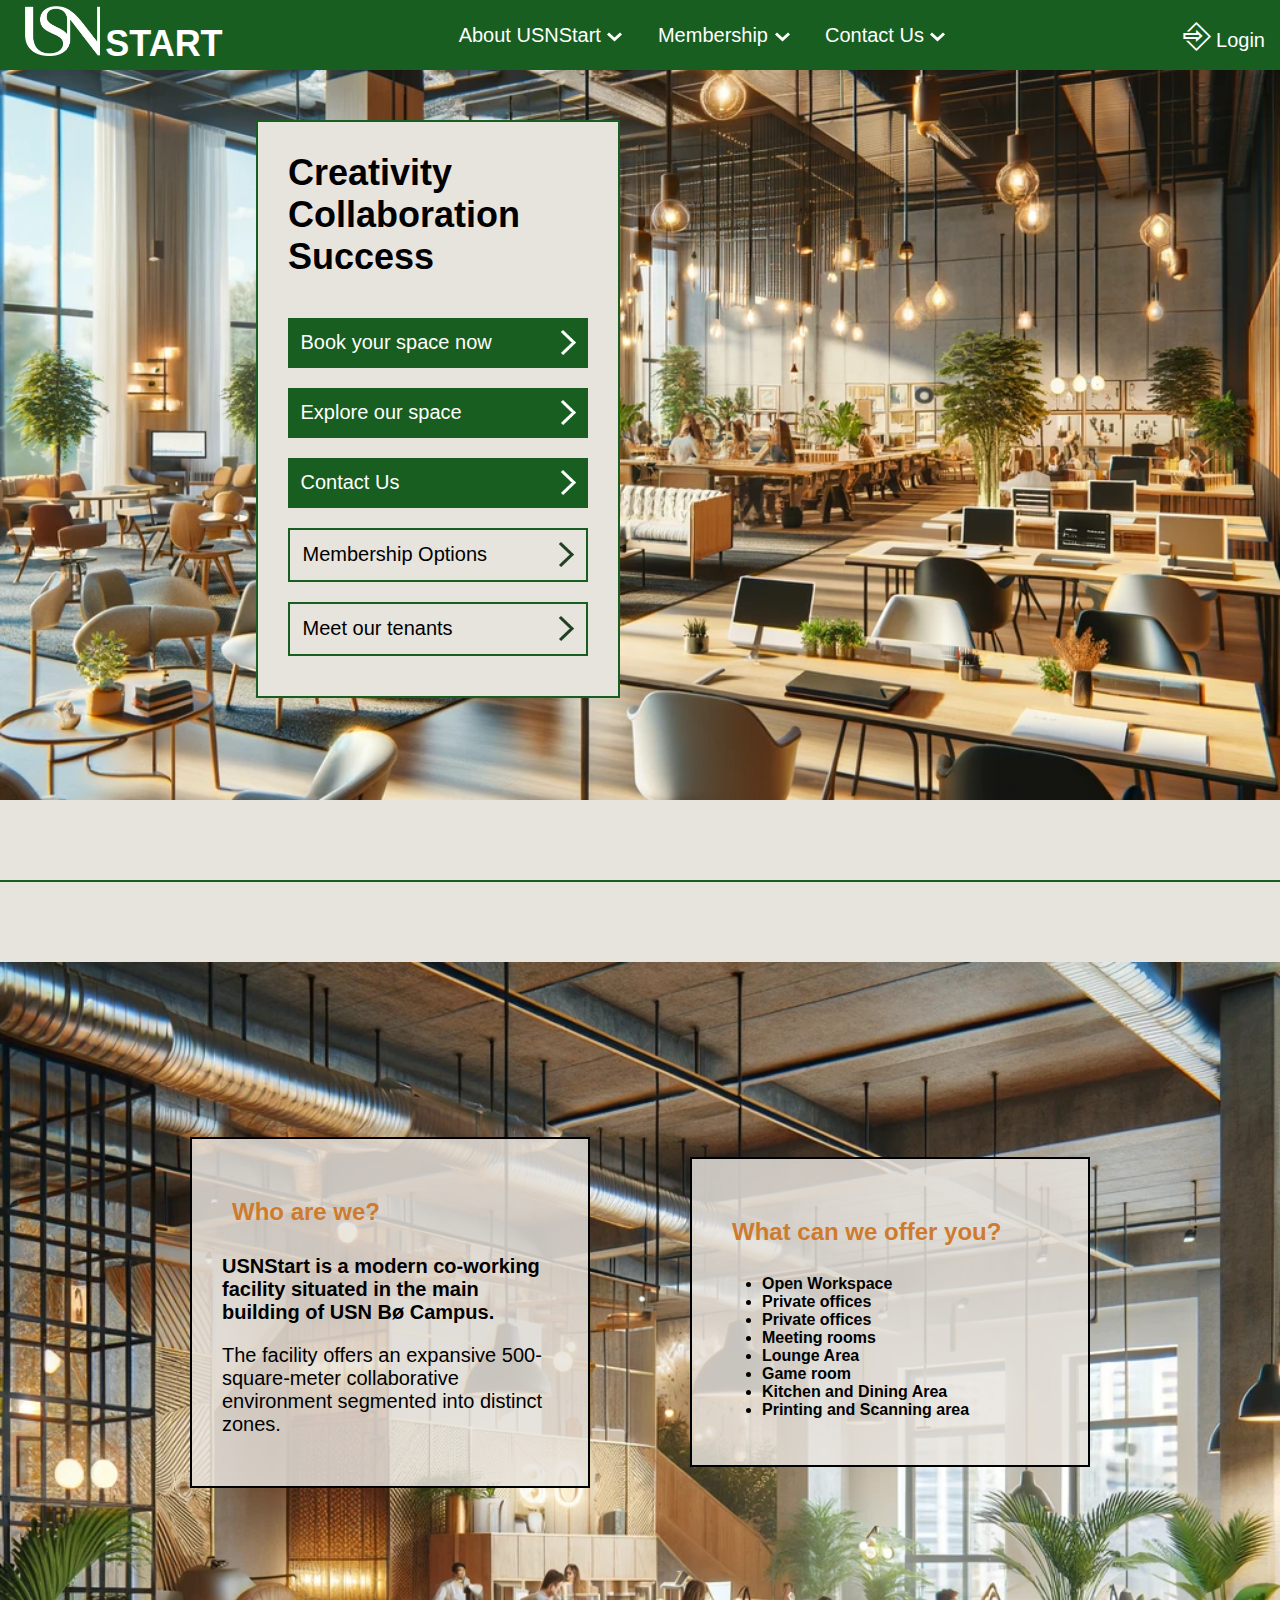
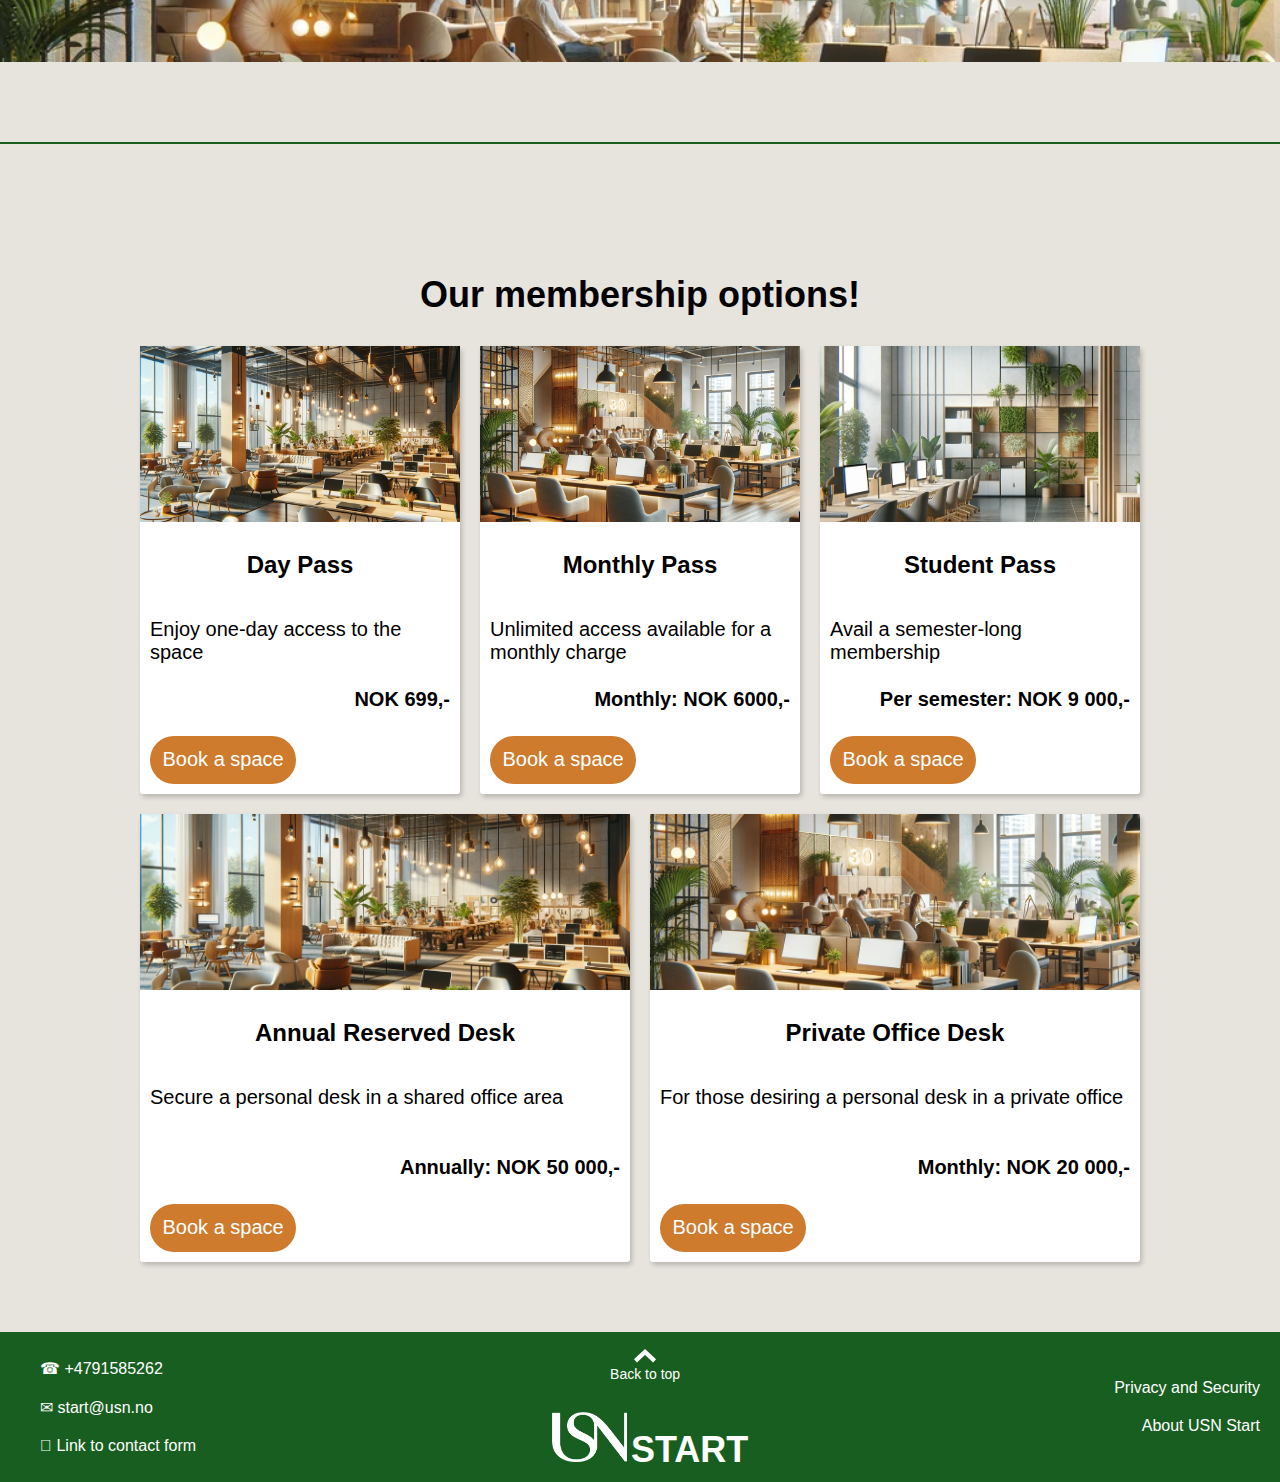
<file: index.html>
<!DOCTYPE html>
<html lang="en">
	<head>
		<title>USN Start</title>
		<meta name="viewport" content="width=device-width, initial-scale=1.0">
		<link rel="stylesheet" href="stylesheet.css">
	</head>
	<body>
		<div class="navbar">
			<div> 
				<a href="index.html">
                    <img class="usn-logo" src="images/USN-symbol_hvit.png" alt="USN logo">
                    <h2 class="logo-text">START</h1>
                </a>
			</div>
			<div class="main">
				<div class="with-dropdown">
					<a href="aboutUs.html">About USNStart <svg xmlns="http://www.w3.org/2000/svg" width="17" height="10" viewBox="0 0 17 10" fill="none"><path d="M15 1.5L8.5 7.5L2 1.5" stroke="var(--white)" stroke-width="3"/></svg></a>
					<div class="dropdown-content">
						<a href="aboutUs.html#location">Location</a>
						<a href="aboutUs.html#our-space">Our Co-working Space</a>
						<a href="aboutUs.html#floor-plan">Floor Plan</a>
						<a href="aboutUs.html#about-us">About Us</a>
						<a href="aboutUs.html#privacy-and-security">Privacy and Security</a>
					</div>
				</div>
				<div class="with-dropdown">
					<a href="membership.html">Membership <svg xmlns="http://www.w3.org/2000/svg" width="17" height="10" viewBox="0 0 17 10" fill="none"><path d="M15 1.5L8.5 7.5L2 1.5" stroke="var(--white)" stroke-width="3"/></svg></a>
					<div class="dropdown-content">
						<a href="membership.html#member-options">Membership Options</a>
						<a href="membership.html#book-a-space">Book a Space</a>
						<a href="membership.html#perks-of-membership">Perks of Membership</a>
						<a href="membership.html#sign-up">Sign up as a Member</a>
					</div>
				</div>
				<div class="with-dropdown">
					<a href="contact.html">Contact Us <svg xmlns="http://www.w3.org/2000/svg" width="17" height="10" viewBox="0 0 17 10" fill="none"><path d="M15 1.5L8.5 7.5L2 1.5" stroke="var(--white)" stroke-width="3"/></svg></a>
					<div class="dropdown-content">
						<a href="contact.html">Contact Information</a>
						<a href="contact.html#contact-form">Contact Form</a>
						<a href="#">Leave a Review</a>
					</div>
				</div>
			</div>
			<div>
				<a href="#" id="login-btn" class="login-btn"><span>&#9094;</span> Login</a>
			</div>
			<div class="mobile-menu">
				<a class="mobile-menu-button" href="#">&#9776;</a>
			</div>
		</div>
		<div class="mobile-menu-overlay" id="mobile-menu-overlay">
			<div class="mobile-menu-content">
				<a href="#" id="login-btn-mobile" class="login-btn"><span>&#9094;</span> Login</a>
				<a href="aboutUs.html"><h3>About Us</h3></a>
				<a href="aboutUs.html#location">Location</a>
				<a href="aboutUs.html#our-space">Our Co-working Space</a>
				<a href="aboutUs.html#floor-plan">Floor Plan</a>
				<a href="aboutUs.html#about-us">About Us</a>
				<a href="aboutUs.html#privacy-and-security">Privacy and Security</a>
				<a href="membership.html"><h3>Membership</h3></a>
				<a href="membership.html#member-options">Membership Options</a>
				<a href="membership.html#book-a-space">Book a Space</a>
				<a href="membership.html#perks-of-membership">Perks of Membership</a>
				<a href="membership.html#sign-up">Sign up as a Member</a>
				<a href="contact.html"><h3>Contact Us</h3></a>
				<a href="contact.html#contact-info">Contact Information</a>
				<a href="contact.html#contact-form">Contact Form</a>
				<a href="#">Leave a Review</a>
			</div>
		</div>
		<div class="mobile-alt">
			<div class="headline-text">
				<h2>Creativity<br>Collaboration<br>Success</h2>
				<button class="shortcut button-dark" onclick="window.location.href='membership.html#book-a-space';">
					<span>Book your space now</span>
					<span class="arrow white-arrow"></span>
				</button>
				<br>
				<button class="shortcut button-dark" onclick="window.location.href='aboutUs.html#our-space';">
					<span>Explore our space</span>
					<span class="arrow white-arrow"></span>
				</button>
				<br>
				<button class="shortcut button-dark" onclick="window.location.href='contact.html';">
					<span>Contact Us</span>
					<span class="arrow white-arrow"></span>
				</button>
				<br>
				<button class="shortcut button-light" onclick="window.location.href='membership.html';">
					<span>Membership Options</span>
					<span class="arrow dark-arrow"></span>
				</button>
				<br>
				<button class="shortcut button-light">
					<span>Meet our tenants</span>
					<span class="arrow dark-arrow"></span>
				</button>
			</div>
		</div>
		<div class="autoSlider">
			<div class="headline-text laptop">
				<h2>Creativity<br>Collaboration<br>Success</h2>
				<button class="shortcut button-dark" onclick="window.location.href='membership.html#book-a-space';">
					<span>Book your space now</span>
					<span class="arrow white-arrow"></span>
				</button>
				<br>
				<button class="shortcut button-dark" onclick="window.location.href='aboutUs.html#our-space';">
					<span>Explore our space</span>
					<span class="arrow white-arrow"></span>
				</button>
				<br>
				<button class="shortcut button-dark" onclick="window.location.href='contact.html';">
					<span>Contact Us</span>
					<span class="arrow white-arrow"></span>
				</button>
				<br>
				<button class="shortcut button-light" onclick="window.location.href='membership.html';">
					<span>Membership Options</span>
					<span class="arrow dark-arrow"></span>
				</button>
				<br>
				<button class="shortcut button-light">
					<span>Meet our tenants</span>
					<span class="arrow dark-arrow"></span>
				</button>
			</div>
			<div class="autoSlides">
			  <img src="images/co-space1.png" alt="">
			  <img src="images/co-space2.png" alt="">
			  <img src="images/co-space3.png" alt="">
			</div>
		</div>
		<hr>
		<div class="image-overlay" id="index-image-overlay">
			<div class="overlay-textbox">
				<h3 class="text-secondary bold">Who are we?</h3>
				<p class="bold">
					USNStart is a modern co-working facility situated in the main building of USN Bø Campus. 
				</p>
				<p>
					The facility offers an expansive 500-square-meter collaborative environment segmented into distinct zones.
				</p>
			</div>
			<div class="overlay-textbox" id="our-offer">
				<h3 class="text-secondary bold">What can we offer you?</h3>
				<ul class="bold">
					<li>Open Workspace</li>
					<li>Private offices</li>
					<li>Private offices</li>
					<li>Meeting rooms</li>
					<li>Lounge Area</li>
					<li>Game room</li>
					<li>Kitchen and Dining Area</li>
					<li>Printing and Scanning area</li>
				</ul>
			</div>
		</div>
		<div class="overlay-mobile-img"></div>
		<hr>
		<div class="member-options-container">
			<h2 class="center">Our membership options!</h2>
			<div id="pass" class="member-container">
				<div class="member-item">
					<img src="images/co-space1.png" class="member-image" alt="">
					<h3>Day Pass</h3>
					<p class="member-desc">Enjoy one-day access to the space</p>
					<p class="bold text-right">NOK 699,-</p>
					<button class="button button-dark btn-sec-dark">Book a space</button>
				</div>
				<div class="member-item">
					<img src="images/co-space2.png" class="member-image" alt="">
					<h3>Monthly Pass</h3>
					<p class="member-desc">Unlimited access available for a monthly charge</p>
					<p class="bold text-right">Monthly: NOK 6000,-</p>
					<button class="button button-dark btn-sec-dark">Book a space</button>
				</div>
				<div class="member-item">
					<img src="images/co-space3.png" class="member-image" alt="">
					<h3>Student Pass</h3>
					<p class="member-desc">Avail a semester-long membership</p>
					<p class="bold text-right">Per semester: NOK 9 000,-</p>
					<button class="button button-dark btn-sec-dark">Book a space</button>
				</div>
			</div>
			<div id="desk" class="member-container">
				<div class="member-item">
					<img src="images/co-space1.png" class="member-image" alt="">
					<h3>Annual Reserved Desk</h3>
					<p class="member-desc">Secure a personal desk in a shared office area</p>
					<p class="bold text-right">Annually: NOK 50 000,-</p>
					<button class="button button-dark btn-sec-dark">Book a space</button>
				</div>
				<div class="member-item">
					<img src="images/co-space2.png" class="member-image" alt=""> <!-- Purely illustrative -->
					<h3>Private Office Desk</h3>
					<p class="member-desc">For those desiring a personal desk in a private office</p>
					<p class="bold text-right">Monthly: NOK 20 000,-</p>
					<button class="button button-dark btn-sec-dark">Book a space</button>
				</div>
			</div>
		</div>
		<div class="login-popup" id="loginPopup">
			<div class="popup-content"> 
			  <form id="login" action="#" method="post">
				<div class="close">
				<span id="closeBtn">&times;</span>
				</div>    
				<input type="username" name="username" placeholder="User Name" autocomplete="email" required>
				<input type="password" name="password" placeholder="Password" autocomplete="family-name" required>        
				<label class="checkbox-container">
				  <input type="checkbox" name="information">
				  <span class="checkmark"></span>
				  Remember me next time.
				</label>
				<input type="submit" value="Login" class="button button-dark">
			  </form>
			</div>
		</div>
		<div class="footer">
			<div class="footer-contacts">
				<ul>
					<li><a>&#9742; +4791585262</a></li>
					<li><a>&#9993; start@usn.no</a></li>
					<li><a>&#xf15c; Link to contact form</a></li>
				</ul>
			</div>
			<div class="footer-center">
				<a onclick="backToTop()">
					<p id="top-arrow"><svg xmlns="http://www.w3.org/2000/svg" width="25" viewBox="0 0 17 10" fill="none"><path d="M15 1.5L8.5 7.5L2 1.5" stroke="var(--white)" stroke-width="3"/></svg></p>
					<p class="p-small">Back to top</p>
				</a> 
				<a href="index.html" class="footer-bottom">
                    <img class="usn-logo" src="images/USN-symbol_hvit.png" alt="USN logo">
                    <h2 class="logo-text">START</h1>
                </a>
			</div>
			<div class="footer-links">
				<ul class="text-right">
					<li><a>Privacy and Security</a></li>
					<li><a>About USN Start</a></li>
				</ul>
			</div>
		</div>
		<script src="script.js"></script>
		<script src="autoSlides.js"></script>
	</body>
</html>
</file>
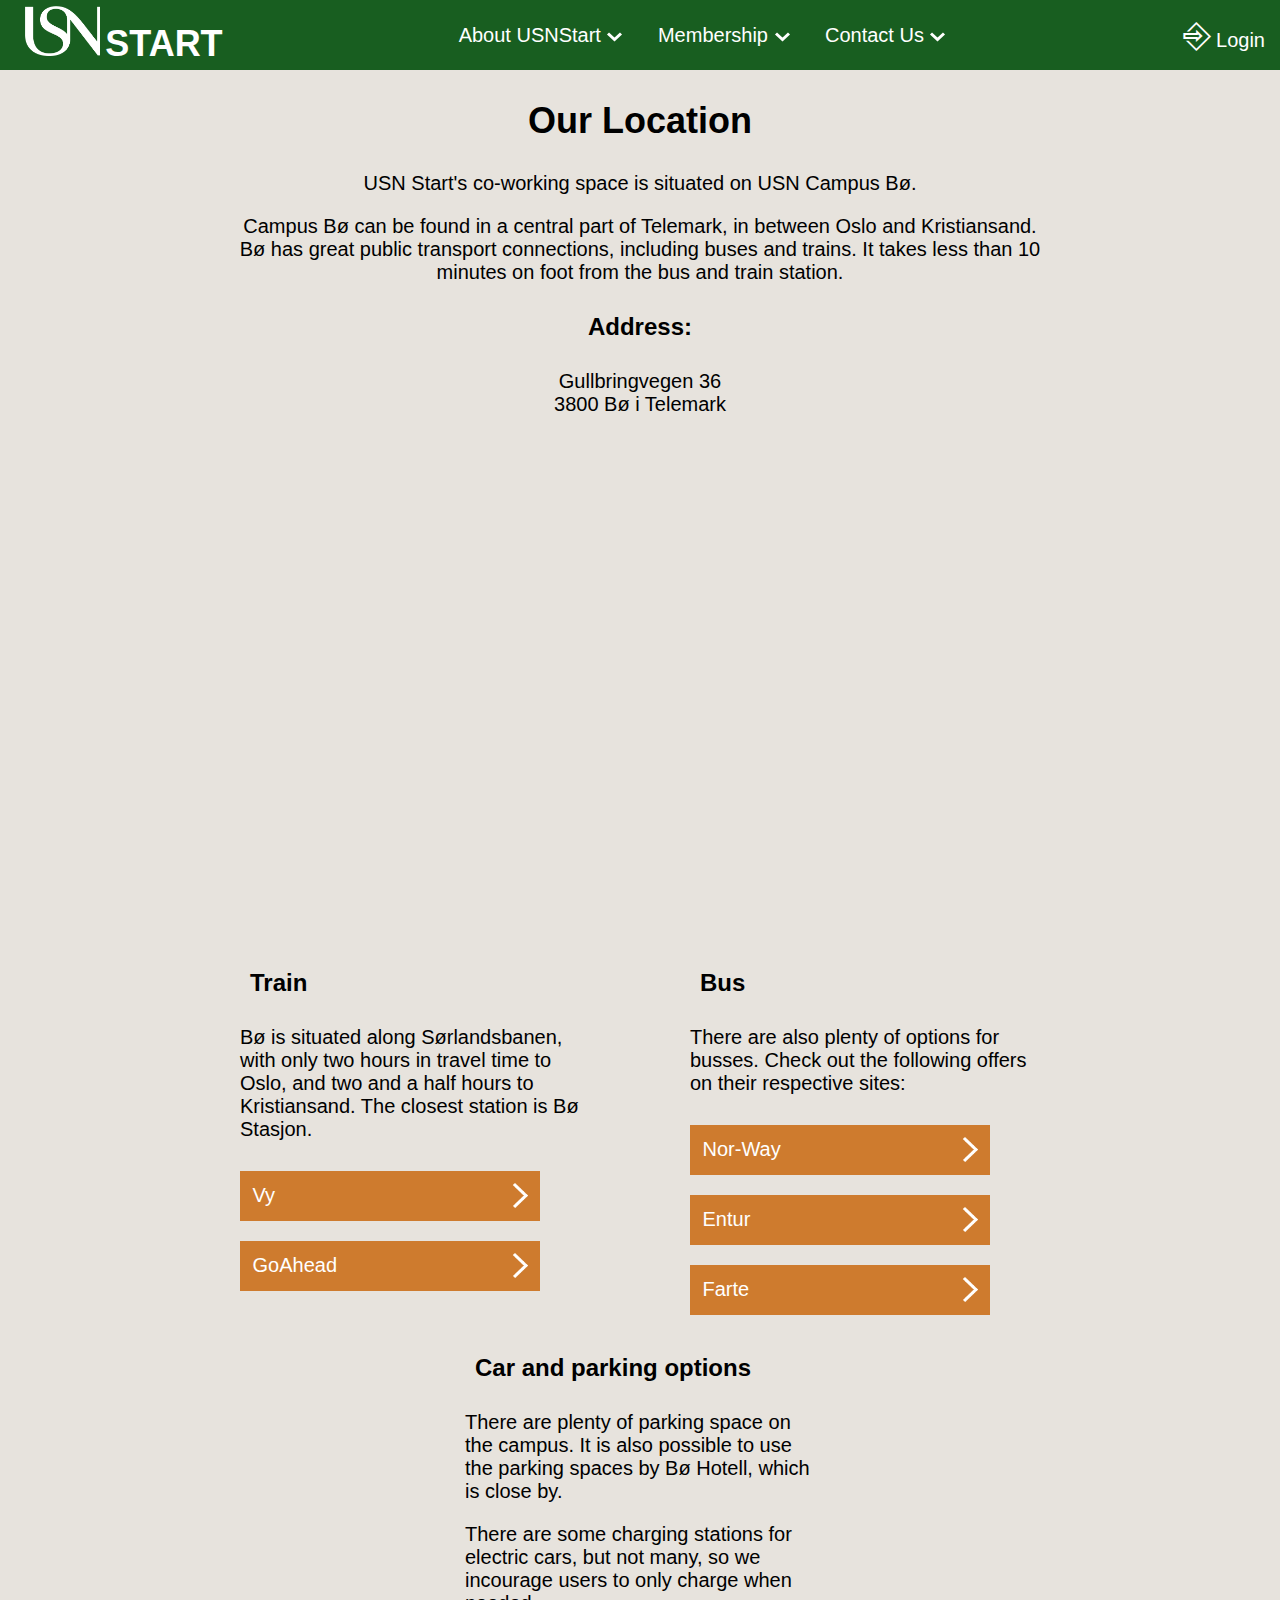
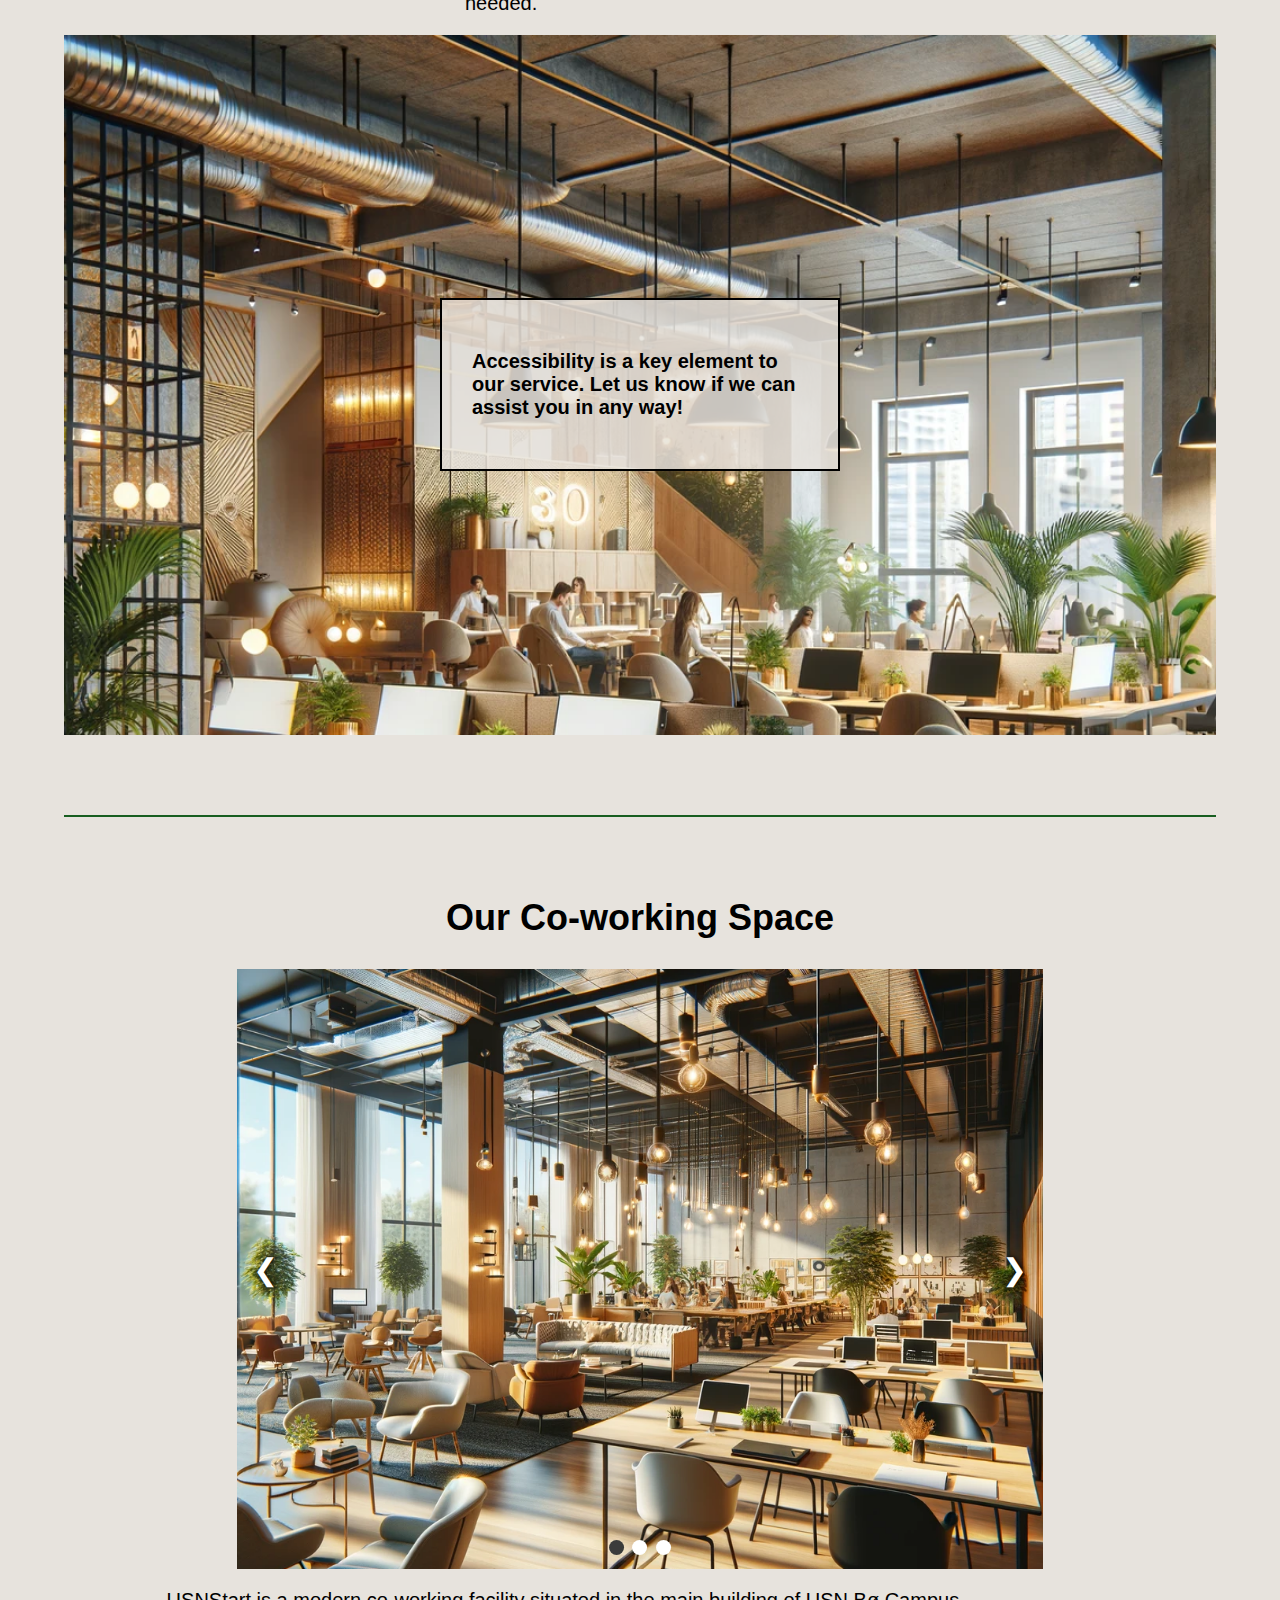
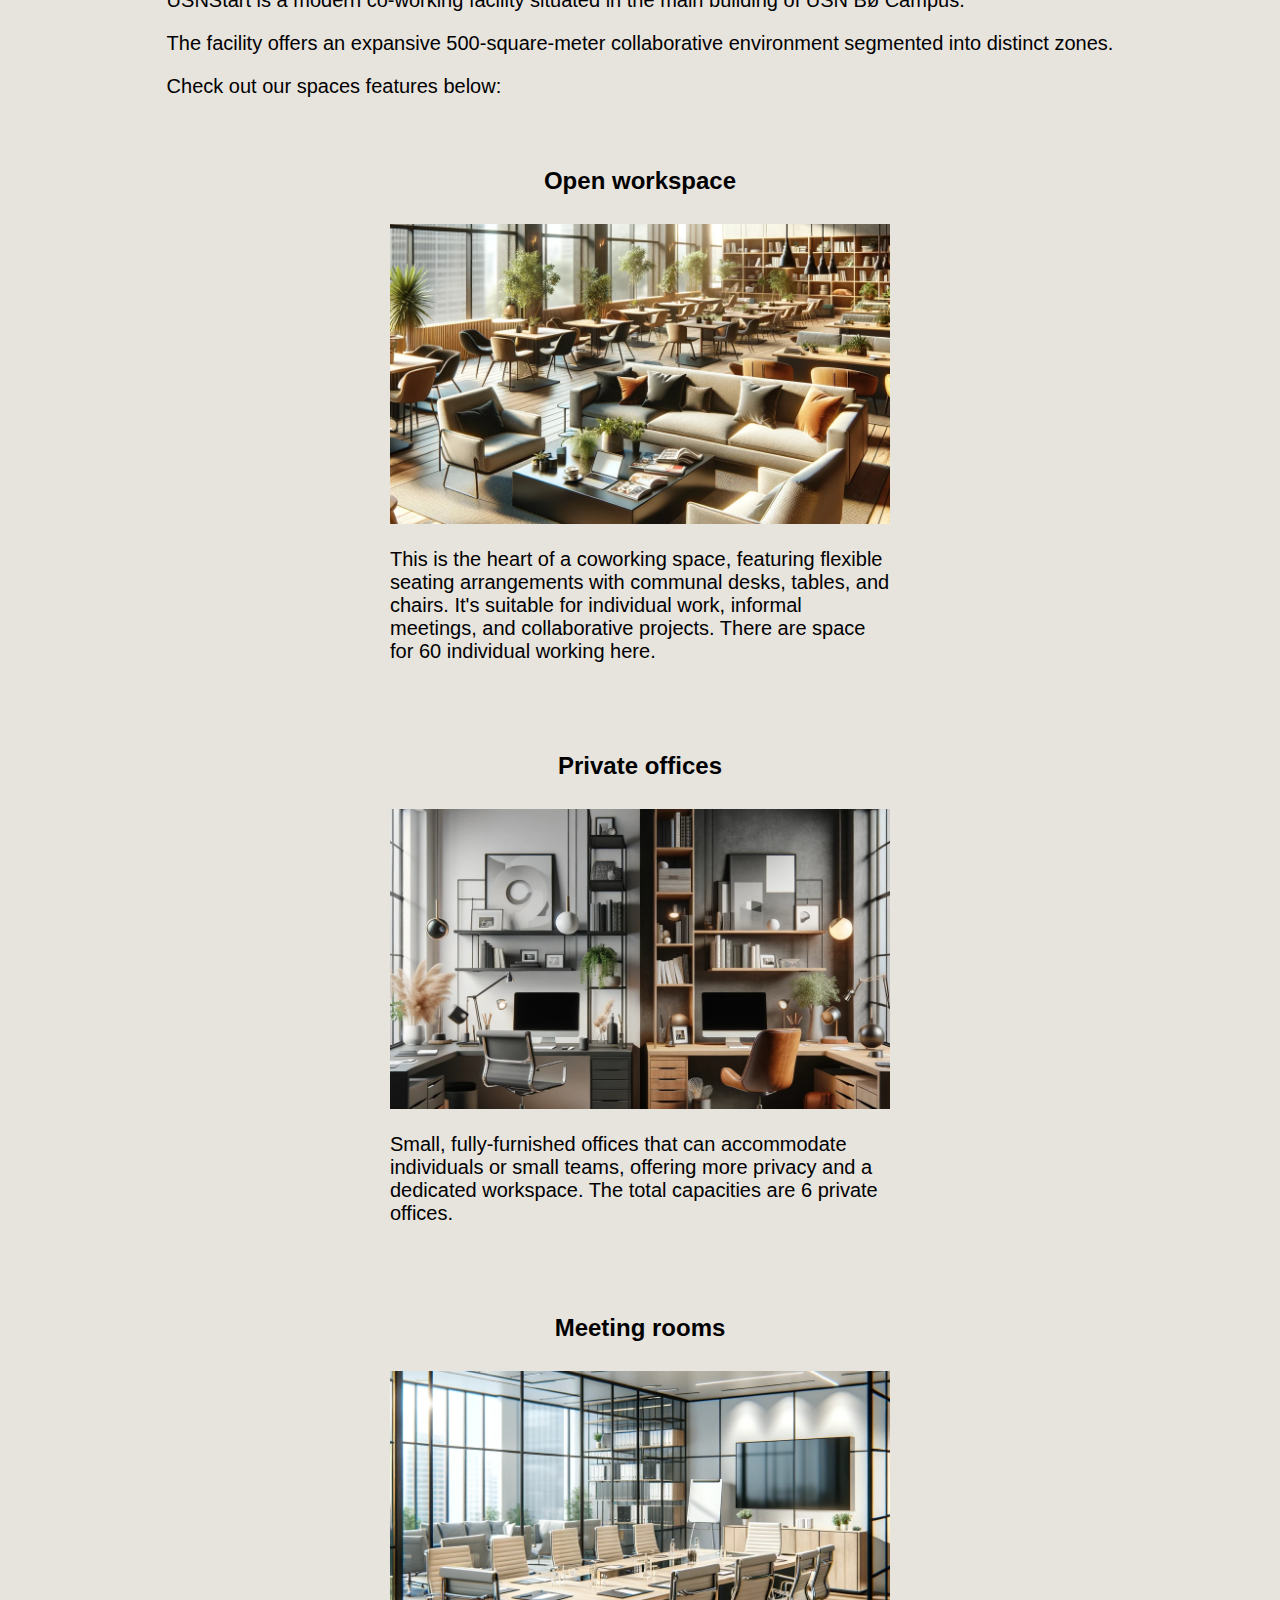
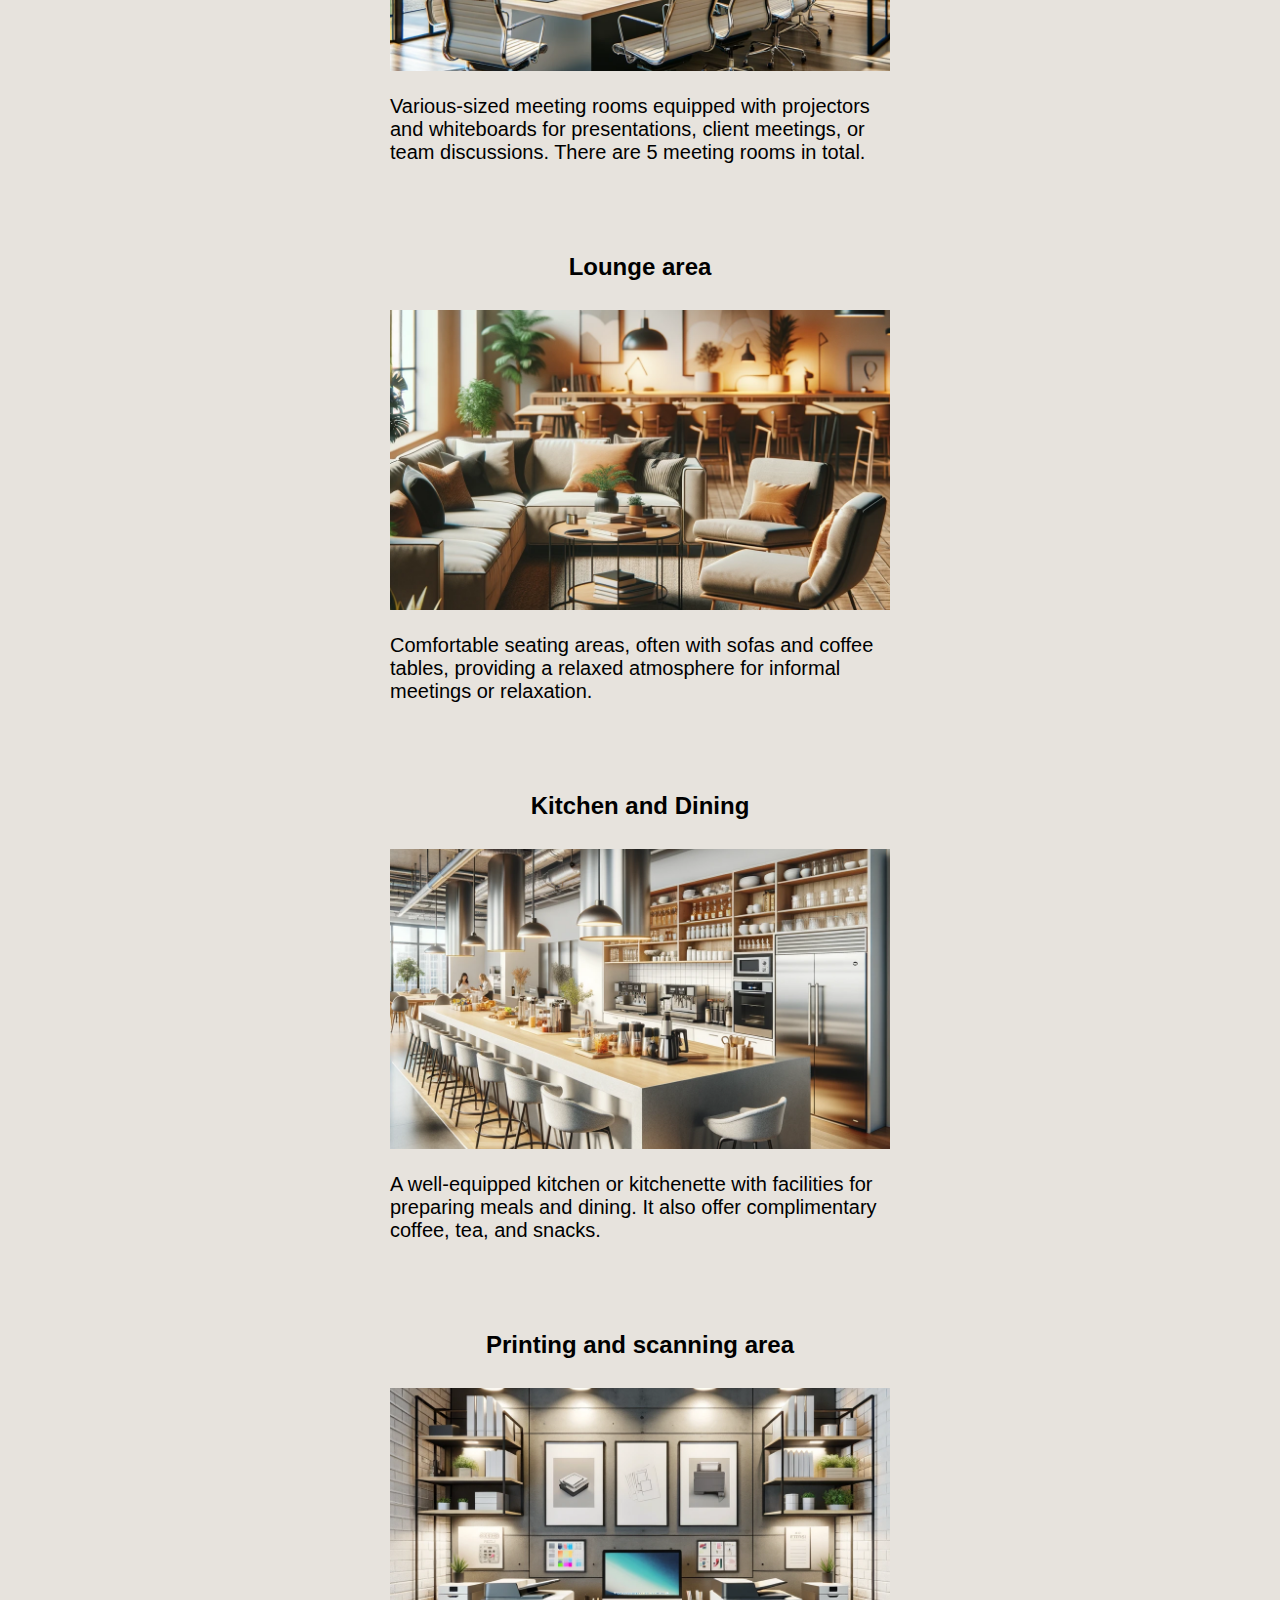
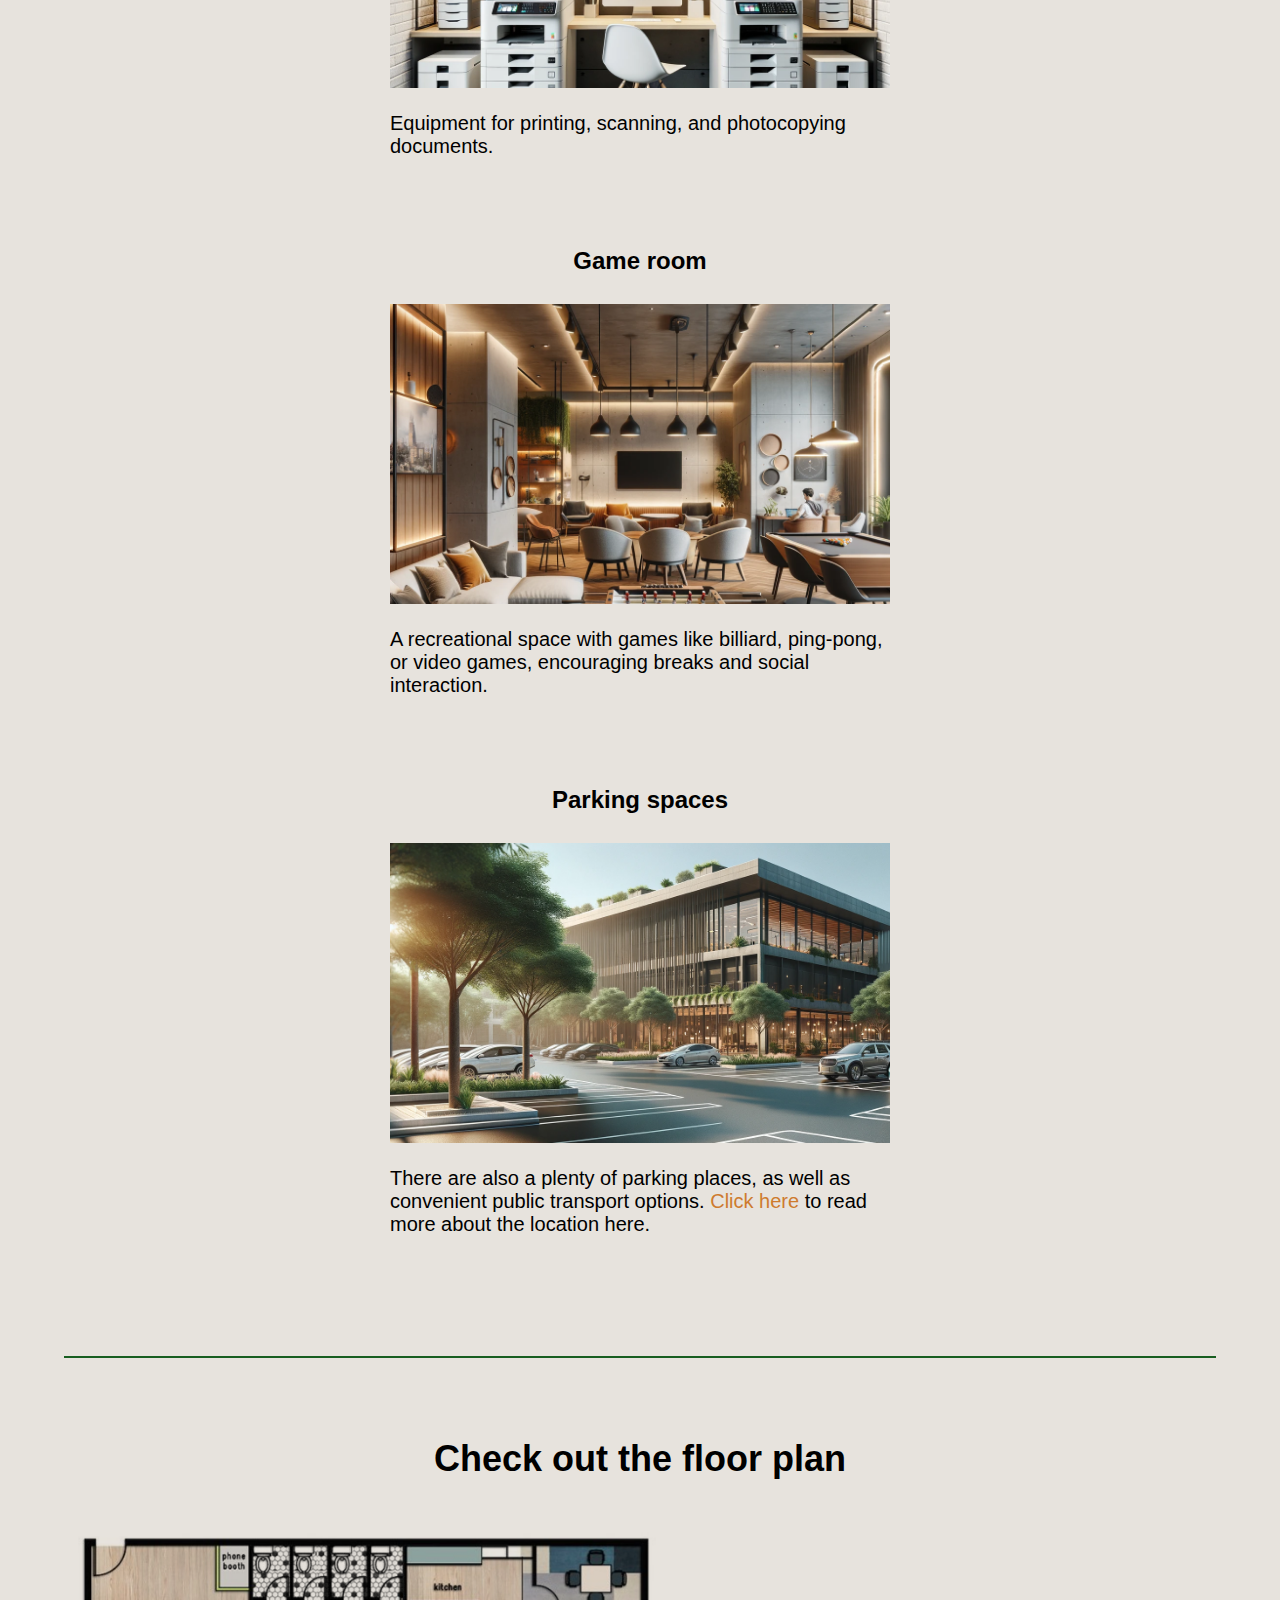
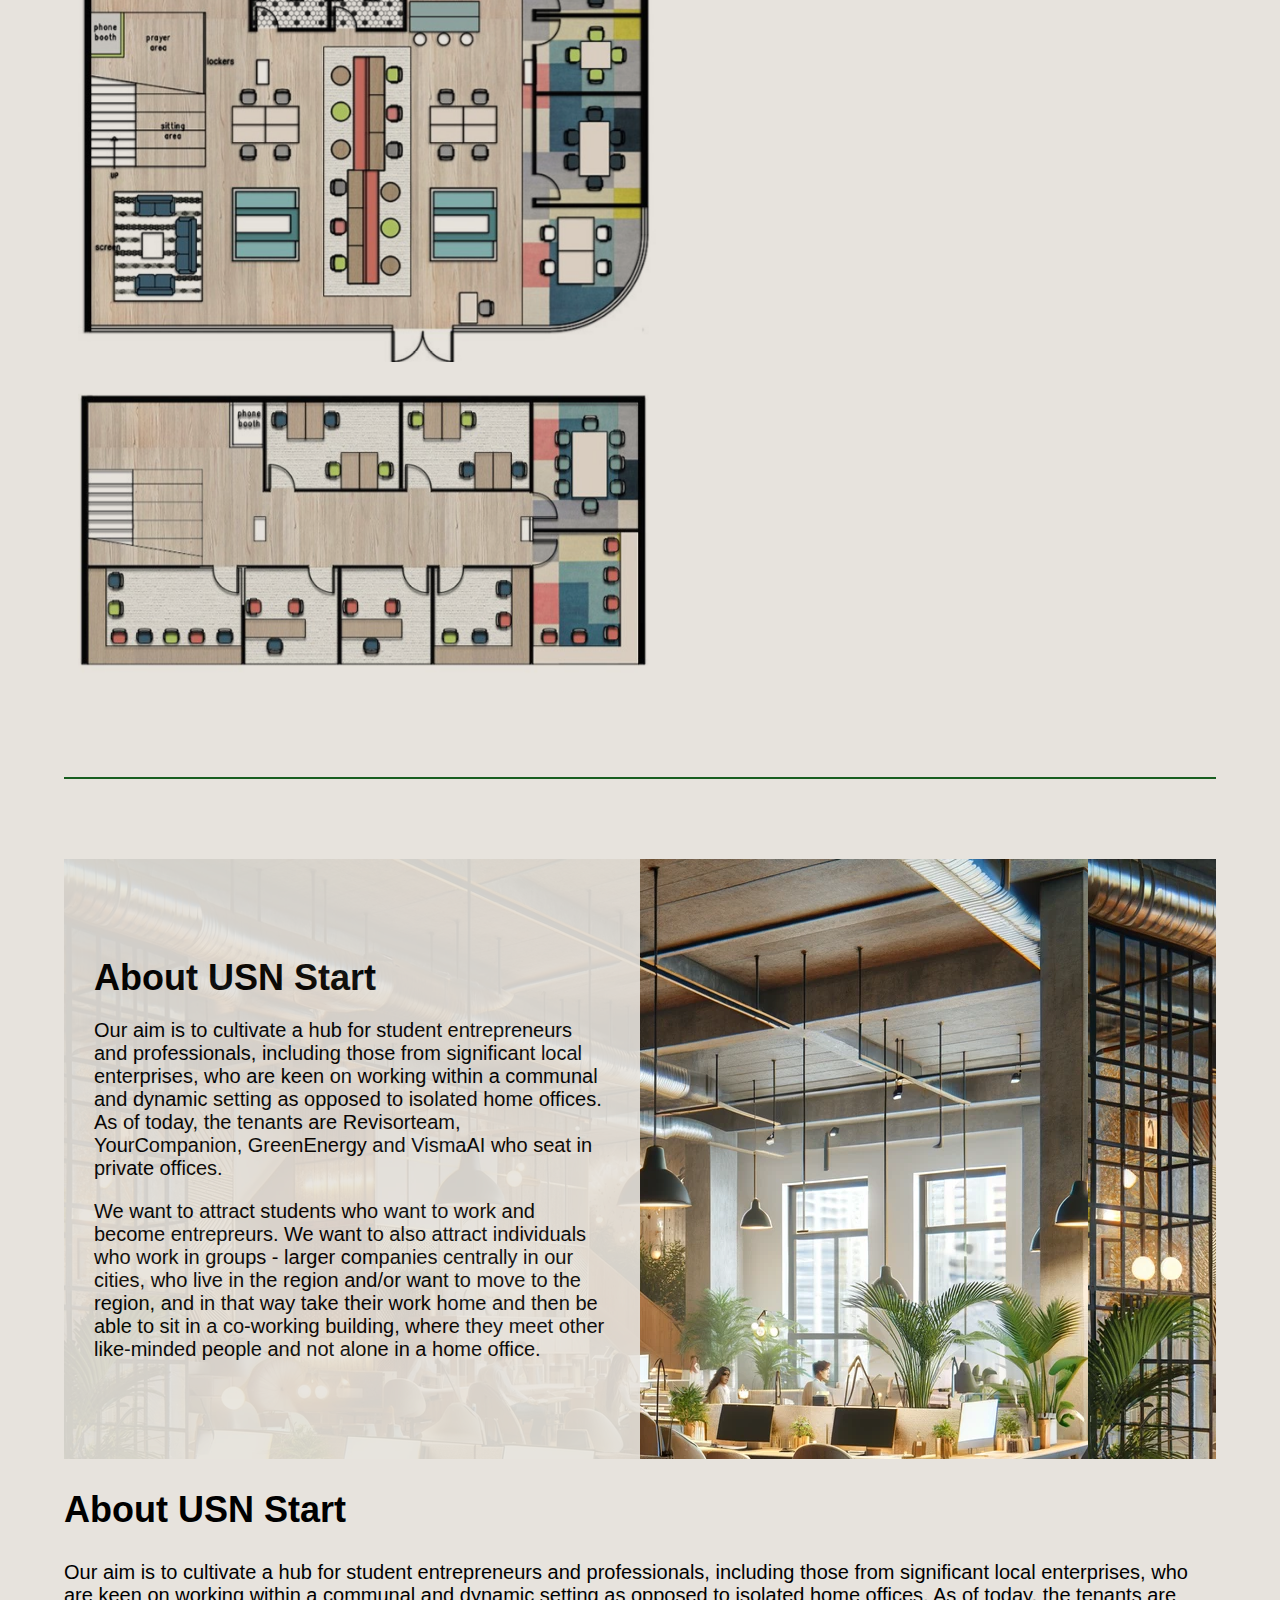
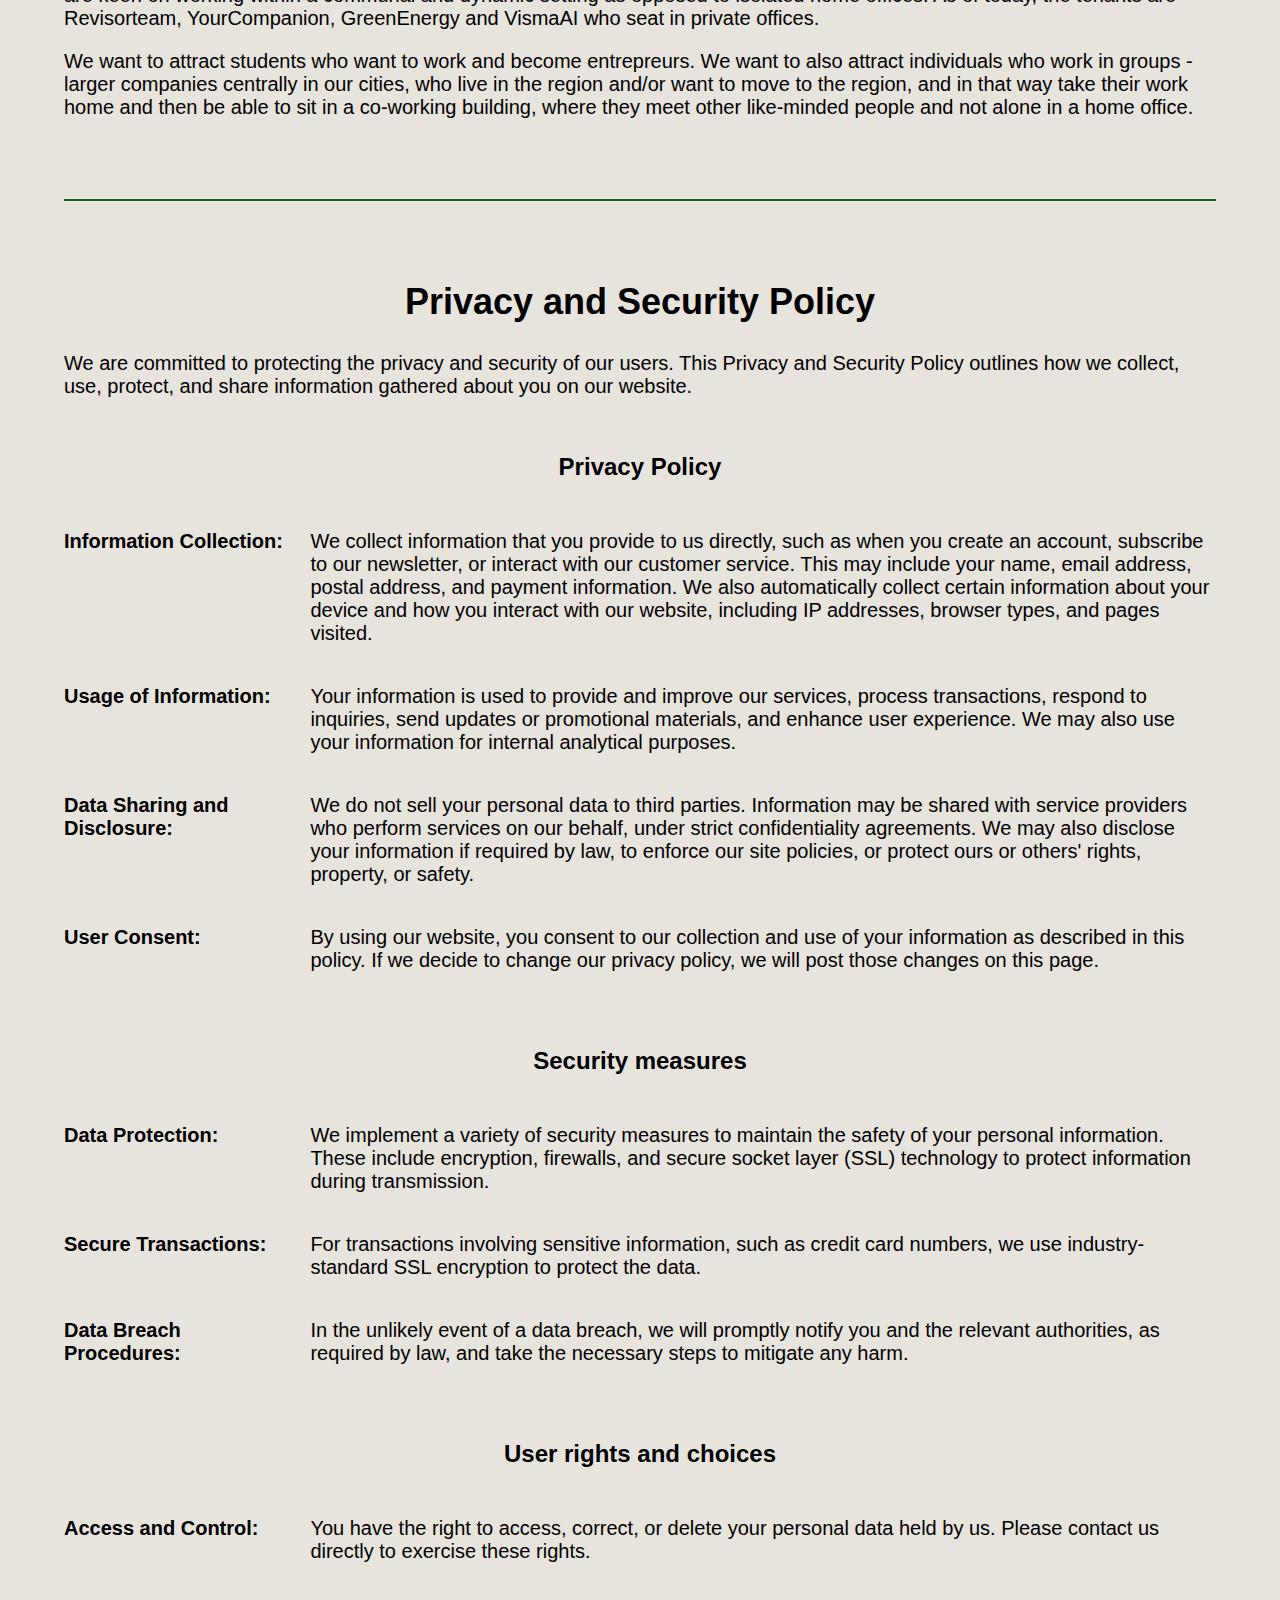
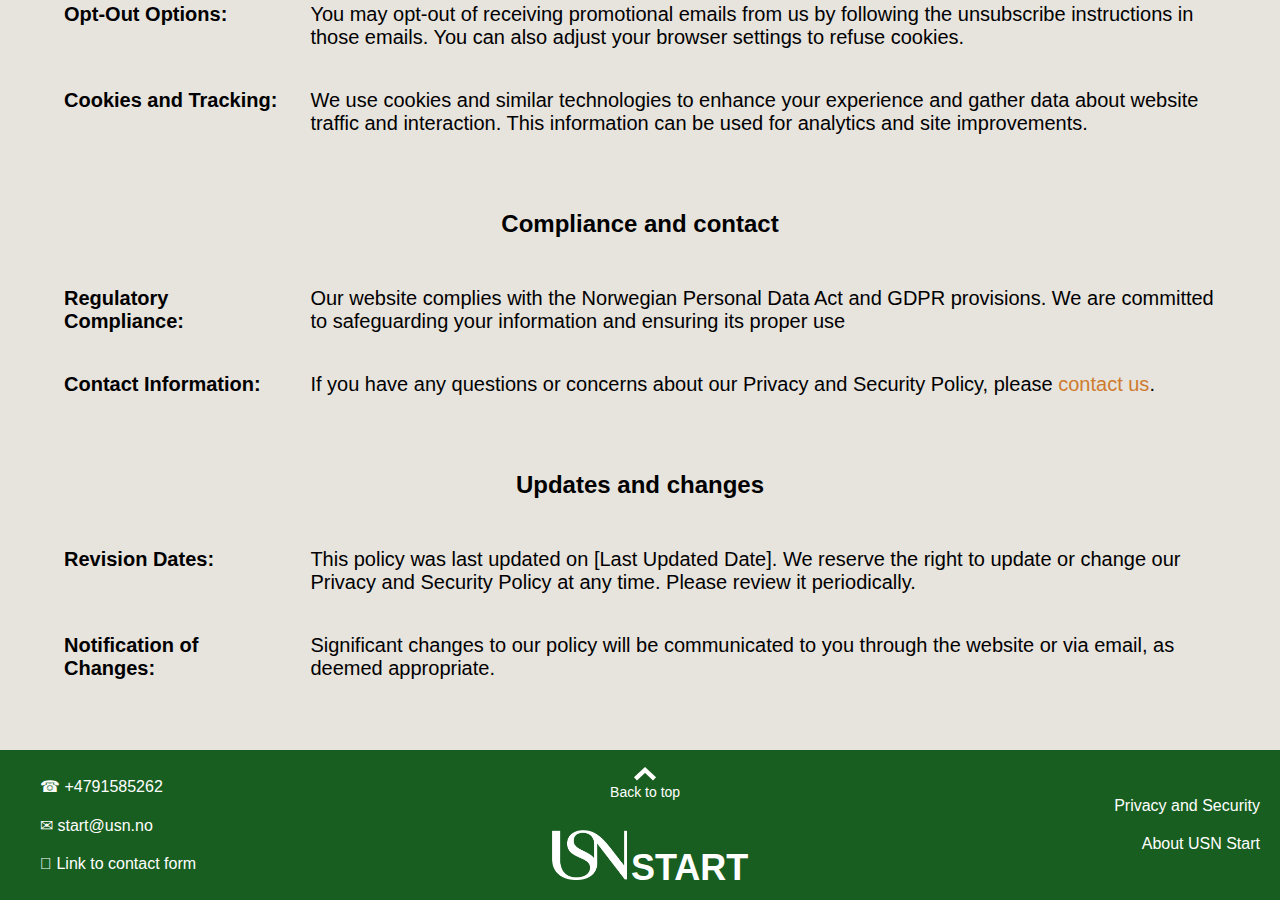
<file: aboutUs.html>
<!DOCTYPE html>
<html lang="en">
	<head>
		<title>USN Start - About Us</title>
		<meta name="viewport" content="width=device-width, initial-scale=1.0">
		<link rel="stylesheet" href="stylesheet.css">
	</head>
	<body>
		<div class="navbar">
			<div> 
				<a id="logo-link" href="index.html">
                    <img class="usn-logo" src="images/USN-symbol_hvit.png" alt="USN logo">
                    <h2 class="logo-text">START</h1>
                </a>
			</div>
			<div class="main">
				<div class="with-dropdown">
					<a href="aboutUs.html">About USNStart <svg xmlns="http://www.w3.org/2000/svg" width="17" height="10" viewBox="0 0 17 10" fill="none"><path d="M15 1.5L8.5 7.5L2 1.5" stroke="var(--white)" stroke-width="3"/></svg></a>
					<div class="dropdown-content">
						<a href="aboutUs.html#location">Location</a>
						<a href="aboutUs.html#our-space">Our Co-working Space</a>
						<a href="aboutUs.html#floor-plan">Floor Plan</a>
						<a href="aboutUs.html#about-us">About Us</a>
						<a href="aboutUs.html#privacy-and-security">Privacy and Security</a>
					</div>
				</div>
				<div class="with-dropdown">
					<a href="membership.html">Membership <svg xmlns="http://www.w3.org/2000/svg" width="17" height="10" viewBox="0 0 17 10" fill="none"><path d="M15 1.5L8.5 7.5L2 1.5" stroke="var(--white)" stroke-width="3"/></svg></a>
					<div class="dropdown-content">
						<a href="membership.html#member-options">Membership Options</a>
						<a href="membership.html#book-a-space">Book a Space</a>
						<a href="membership.html#perks-of-membership">Perks of Membership</a>
						<a href="membership.html#sign-up">Sign up as a Member</a>
					</div>
				</div>
				<div class="with-dropdown">
					<a href="contact.html">Contact Us <svg xmlns="http://www.w3.org/2000/svg" width="17" height="10" viewBox="0 0 17 10" fill="none"><path d="M15 1.5L8.5 7.5L2 1.5" stroke="var(--white)" stroke-width="3"/></svg></a>
					<div class="dropdown-content">
						<a href="contact.html">Contact Information</a>
						<a href="contact.html#contact-form">Contact Form</a>
						<a href="#">Leave a Review</a>
					</div>
				</div>
			</div>
			<div>
				<a href="#" id="login-btn" class="login-btn"><span>&#9094;</span> Login</a>
			</div>
			<div class="mobile-menu">
				<a class="mobile-menu-button" href="#">&#9776;</a>
			</div>
		</div>
		<div class="mobile-menu-overlay" id="mobile-menu-overlay">
			<div class="mobile-menu-content">
				<a href="#" id="login-btn-mobile" class="login-btn"><span>&#9094;</span> Login</a>
				<a href="aboutUs.html"><h3>About Us</h3></a>
				<a href="aboutUs.html#location">Location</a>
				<a href="aboutUs.html#our-space">Our Co-working Space</a>
				<a href="aboutUs.html#floor-plan">Floor Plan</a>
				<a href="aboutUs.html#about-us">About Us</a>
				<a href="aboutUs.html#privacy-and-security">Privacy and Security</a>
				<a href="membership.html"><h3>Membership</h3></a>
				<a href="membership.html#member-options">Membership Options</a>
				<a href="membership.html#book-a-space">Book a Space</a>
				<a href="membership.html#perks-of-membership">Perks of Membership</a>
				<a href="membership.html#sign-up">Sign up as a Member</a>
				<a href="contact.html"><h3>Contact Us</h3></a>
				<a href="contact.html#contact-info">Contact Information</a>
				<a href="contact.html#contact-form">Contact Form</a>
				<a href="#">Leave a Review</a>
			</div>
		</div>
		<div class="content" id="location">
			<div class="location-container">
				<div class="location-text center">
					<h2>Our Location</h2>
					<p>USN Start's co-working space is situated on USN Campus Bø.</p>
					<p>Campus Bø can be found in a central part of Telemark, in between Oslo and Kristiansand. Bø has great public transport connections, including buses and trains. It takes less than 10 minutes on foot from the bus and train station.</p>
					<h3>Address:</h3>
					<p>Gullbringvegen 36<br>3800 Bø i Telemark</p>
				</div>
				<div class="map">
					<iframe allowfullscreen="" frameborder="0" height="500" src="https://www.google.com/maps/embed?pb=!1m18!1m12!1m3!1d2030.447327084587!2d9.057383216329706!3d59.40893278168667!2m3!1f0!2f0!3f0!3m2!1i1024!2i768!4f13.1!3m3!1m2!1s0x46474937ae91b7df%3A0xd599b79b8eb4e320!2zVW5pdmVyc2l0ZXRldCBpIFPDuHLDuHN0LU5vcmdlLCBCw7g!5e0!3m2!1sno!2sno!4v1580385997182!5m2!1sno!2sno" style="border:0;" width="100%"></iframe>
				</div>	
				<div class="transport-container">
					<div class="transport-item">
						<h3>Train</h3>
						<p>Bø is situated along Sørlandsbanen, with only two hours in travel time to Oslo, and two and a half hours to Kristiansand. The closest station is Bø Stasjon.</p>
						<a href="https://www.vy.no/">
							<button class="shortcut button-dark btn-sec-dark">
								<span>Vy</span>
								<span class="arrow white-arrow"></span>
							</button>
						</a>
						<a href="https://go-aheadnordic.no/">
							<button class="shortcut button-dark btn-sec-dark">
								<span>GoAhead</span>
								<span class="arrow white-arrow"></span>
							</button>
						</a>
					</div>
					<div class="transport-item">
						<h3>Bus</h2>
						<p>There are also plenty of options for busses. Check out the following offers on their respective sites:
						</p>
						<a href="https://www.nor-way.no/destinasjoner/ekspressbuss-til-seljord/">
							<button class="shortcut button-dark btn-sec-dark">
								<span>Nor-Way</span>
								<span class="arrow white-arrow"></span>
							</button>
						</a>
						<a href="https://entur.no/?gclid=CjwKCAjw7MzkBRAGEiwAkOXexMjiyh3xF8ggJMufGIBam55WX7HzKNcdxNDjUYuQqu1fwmhcWMjmShoCBAEQAvD_BwE">
							<button class="shortcut button-dark btn-sec-dark">
								<span>Entur</span>
								<span class="arrow white-arrow"></span>
							</button>
						</a>
						<a href="https://www.farte.no/">
							<button class="shortcut button-dark btn-sec-dark">
								<span>Farte</span>
								<span class="arrow white-arrow"></span>
							</button>
						</a>
					</div>
					<div class="transport-item">
						<h3>Car and parking options</h3>
						<p>There are plenty of parking space on the campus. It is also possible to use the parking spaces by Bø Hotell, which is close by.</p>
						<p>There are some charging stations for electric cars, but not many, so we incourage users to only charge when needed.</p>
					</div>
				</div>
				<div class="image-overlay">
					<div class="overlay-textbox">
						<p class="bold">
							Accessibility is a key element to our service. Let us know if we can assist you in any way!
						</p>
					</div>
				</div>
				<div class="overlay-mobile-img"></div>
			</div>
			<hr id="our-space">
			<div>
				<h2 class="center">Our Co-working Space</h2>
				<div class="slideshow-container">
					<div class="slideshow">
					<div class="slide fade">
						<img src="images/co-space1.png" alt="">
					</div>
					<div class="slide fade">
						<img src="images/co-space2.png" alt="">
					</div>
					<div class="slide fade">
						<img src="images/co-space3.png" alt="">
					</div>
					</div>
					<a class="prev" onclick="plusSlides(-1)">&#10094;</a>
					<a class="next" onclick="plusSlides(1)">&#10095;</a>
					<div class="dots">
					<span class="dot" onclick="currentSlide(1)"></span> 
					<span class="dot" onclick="currentSlide(2)"></span> 
					<span class="dot" onclick="currentSlide(3)"></span> 
					</div>
				</div>
				<div class="slider-text-container">
					<div class="space-text">
						<p>USNStart is a modern co-working facility situated in the main building of USN Bø Campus.</p>
						<p>The facility offers an expansive 500-square-meter collaborative environment segmented into distinct zones.</p>
						<p>Check out our spaces features below:</p>
					</div>
				</div>
				<div class="features-container">
					<div class="features">
						<h3>Open workspace</h3>
						<img src="images/open-workspace.png">
						<p>This is the heart of a coworking space, featuring flexible seating arrangements with communal desks, tables, and chairs. It's suitable for individual work, informal meetings, and collaborative projects. There are space for 60 individual working here.</p>
					</div>
					<div class="features">
						<h3>Private offices</h3>
						<img src="images/office.png">
						<p>Small, fully-furnished offices that can accommodate individuals or small teams, offering more privacy and a dedicated workspace. The total capacities are 6 private offices.</p>	
					</div>
					<div class="features">
						<h3>Meeting rooms</h3>
						<img src="images/meeting-room.png">
						<p>Various-sized meeting rooms equipped with projectors and whiteboards for presentations, client meetings, or team discussions. There are 5 meeting rooms in total.</p>
					</div>
					<div class="features">
						<h3>Lounge area</h3>
						<img src="images/lounge-area.png">
						<p>Comfortable seating areas, often with sofas and coffee tables, providing a relaxed atmosphere for informal meetings or relaxation.</p>
					</div>
					<div class="features">
						<h3>Kitchen and Dining</h3>
						<img src="images/kitchen-area.png">
						<p>A well-equipped kitchen or kitchenette with facilities for preparing meals and dining. It also offer complimentary coffee, tea, and snacks.</p>
					</div>
					<div class="features">
						<h3>Printing and scanning area</h3>
						<img src="images/printing-area.png">
						<p>Equipment for printing, scanning, and photocopying documents.</p>
					</div>
					<div class="features">
						<h3>Game room</h3>
						<img src="images/game-room.png">
						<p>A recreational space with games like billiard, ping-pong, or video games, encouraging breaks and social interaction.</p>
					</div>
					<div class="features">
						<h3>Parking spaces</h3>
						<img src="images/parking.png">
						<p>There are also a plenty of parking places, as well as convenient public transport options. <a  class="link" href="#location">Click here</a> to read more about the location here.</p>
					</div>
				</div>
			</div>
			<hr id="floor-plan">
			<h2 class="center">Check out the floor plan</h2>
			<div class="floor-plan-container">
				<img class="floor-plan-img" src="images/floor-plan-part1.jpg" style="mix-blend-mode: multiply;">
				<img class="floor-plan-img" src="images/floor-plan-part2.jpg" style="mix-blend-mode: multiply;">
			</div>
			<hr id="about-us">
			<div class="half-info-container about-us-container">
                <div class="half-text-container half-text-aboutUs">
					<h2>About USN Start</h2>
					<p>Our aim is to cultivate a hub for student entrepreneurs and professionals, including those from significant local enterprises, who are keen on working within a communal and dynamic setting as opposed to isolated home offices. As of today, the tenants are Revisorteam, YourCompanion, GreenEnergy and VismaAI who seat in private offices.</p>
					<p>We want to attract students who want to work and become entrepreurs. We want to also attract individuals who work in groups - larger companies centrally in our cities, who live in the region and/or want to move to the region, and in that way take their work home and then be able to sit in a co-working building, where they meet other like-minded people and not alone in a home office. </p>
                </div>
            </div>
			<div class="about-us-mobile">
				<h2>About USN Start</h2>
				<p>Our aim is to cultivate a hub for student entrepreneurs and professionals, including those from significant local enterprises, who are keen on working within a communal and dynamic setting as opposed to isolated home offices. As of today, the tenants are Revisorteam, YourCompanion, GreenEnergy and VismaAI who seat in private offices.</p>
				<p>We want to attract students who want to work and become entrepreurs. We want to also attract individuals who work in groups - larger companies centrally in our cities, who live in the region and/or want to move to the region, and in that way take their work home and then be able to sit in a co-working building, where they meet other like-minded people and not alone in a home office. </p>
			</div>
			<img class="mobile-image" src="images/co-space2.png"> 
			<hr id="privacy-and-security">
			<h2 class="center">Privacy and Security Policy</h2>
			<p>We are committed to protecting the privacy and security of our users. This Privacy and Security Policy outlines how we collect, use, protect, and share information gathered about you on our website.</p>
			<div class="privacy-container">	
				<h3 class="center">Privacy Policy</h3>
				<div class="privacy-text">
					<p class="bold">Information Collection:</p>
					<p>We collect information that you provide to us directly, such as when you create an account, subscribe to our newsletter, or interact with our customer service. This may include your name, email address, postal address, and payment information. We also automatically collect certain information about your device and how you interact with our website, including IP addresses, browser types, and pages visited.</p>
				</div>
				<div class="privacy-text">
					<p class="bold">Usage of Information:</p>
					<p>Your information is used to provide and improve our services, process transactions, respond to inquiries, send updates or promotional materials, and enhance user experience. We may also use your information for internal analytical purposes.</p>
				</div>
				<div class="privacy-text">
					<p class="bold">Data Sharing and Disclosure:</p>
					<p>We do not sell your personal data to third parties. Information may be shared with service providers who perform services on our behalf, under strict confidentiality agreements. We may also disclose your information if required by law, to enforce our site policies, or protect ours or others' rights, property, or safety.</p>
				</div>
				<div class="privacy-text">
					<p class="bold">User Consent:</p>
					<p>By using our website, you consent to our collection and use of your information as described in this policy. If we decide to change our privacy policy, we will post those changes on this page.</p>
				</div>
			</div>
			<div class="privacy-container">
				<h3 class="center">Security measures</h3>
				<div class="privacy-text">
					<p class="bold">Data Protection:</p>
					<p>We implement a variety of security measures to maintain the safety of your personal information. These include encryption, firewalls, and secure socket layer (SSL) technology to protect information during transmission.</p>
				</div>
				<div class="privacy-text">
					<p class="bold">Secure Transactions:</p>
					<p>For transactions involving sensitive information, such as credit card numbers, we use industry-standard SSL encryption to protect the data.</p>
				</div>
				<div class="privacy-text">
					<p class="bold">Data Breach Procedures:</p>
					<p>In the unlikely event of a data breach, we will promptly notify you and the relevant authorities, as required by law, and take the necessary steps to mitigate any harm.</p>
				</div>
			</div>
			<div class="privacy-container">
				<h3 class="center">User rights and choices</h3>
				<div class="privacy-text">
					<p class="bold">Access and Control: </p>
					<p>You have the right to access, correct, or delete your personal data held by us. Please contact us directly to exercise these rights.</p>
				</div>
				<div class="privacy-text">
					<p class="bold">Opt-Out Options: </p>
					<p>You may opt-out of receiving promotional emails from us by following the unsubscribe instructions in those emails. You can also adjust your browser settings to refuse cookies.</p>
				</div>
				<div class="privacy-text">
					<p class="bold">Cookies and Tracking:</p>
					<p>We use cookies and similar technologies to enhance your experience and gather data about website traffic and interaction. This information can be used for analytics and site improvements.</p>
				</div>
			</div>
			<div class="privacy-container">
				<h3 class="center">Compliance and contact</h3>
				<div class="privacy-text">
					<p class="bold">Regulatory Compliance:</p>
					<p>Our website complies with the Norwegian Personal Data Act and GDPR provisions. We are committed to safeguarding your information and ensuring its proper use</p>
				</div>
				<div class="privacy-text">
					<p class="bold">Contact Information:</p>
					<p>If you have any questions or concerns about our Privacy and Security Policy, please <a class="link" href="contact.html">contact us</a>.</p>
				</div>
			</div>
			<div class="privacy-container">
				<h3 class="center">Updates and changes</h3>
				<div class="privacy-text">
					<p class="bold">Revision Dates:</p>
					<p>This policy was last updated on [Last Updated Date]. We reserve the right to update or change our Privacy and Security Policy at any time. Please review it periodically.</p>
				</div>
				<div class="privacy-text">
					<p class="bold">Notification of Changes:</p>
					<p>Significant changes to our policy will be communicated to you through the website or via email, as deemed appropriate.</p>
				</div>
			</div>

            
        </div>
		<div class="login-popup" id="loginPopup">
			<div class="popup-content"> 
			  <form id="login" action="#" method="post">
				<div class="close">
				<span id="closeBtn">&times;</span>
				</div>    
				<input type="username" name="username" placeholder="User Name" autocomplete="email" required>
				<input type="password" name="password" placeholder="Password" autocomplete="family-name" required>        
				<label class="checkbox-container">
				  <input type="checkbox" name="information">
				  <span class="checkmark"></span>
				  Remember me next time.
				</label>
				<input type="submit" value="Login" class="button button-dark">
			  </form>
			</div>
		</div>
		<div class="footer">
			<div class="footer-contacts">
				<ul>
					<li><a>&#9742; +4791585262</a></li>
					<li><a>&#9993; start@usn.no</a></li>
					<li><a>&#xf15c; Link to contact form</a></li>
				</ul>
			</div>
			<div class="footer-center">
				<a onclick="backToTop()">
					<p id="top-arrow"><svg xmlns="http://www.w3.org/2000/svg" width="25" viewBox="0 0 17 10" fill="none"><path d="M15 1.5L8.5 7.5L2 1.5" stroke="var(--white)" stroke-width="3"/></svg></p>
					<p class="p-small">Back to top</p>
				</a> 
				<a href="index.html" class="footer-bottom">
                    <img class="usn-logo" src="images/USN-symbol_hvit.png" alt="USN logo">
                    <h2 class="logo-text">START</h1>
                </a>
			</div>
			<div class="footer-links">
				<ul class="text-right">
					<li><a>Privacy and Security</a></li>
					<li><a>About USN Start</a></li>
				</ul>
			</div>
		</div>
		<script src="script.js"></script>
		<script src="slides.js"></script>
	</body>
</html>
</file>
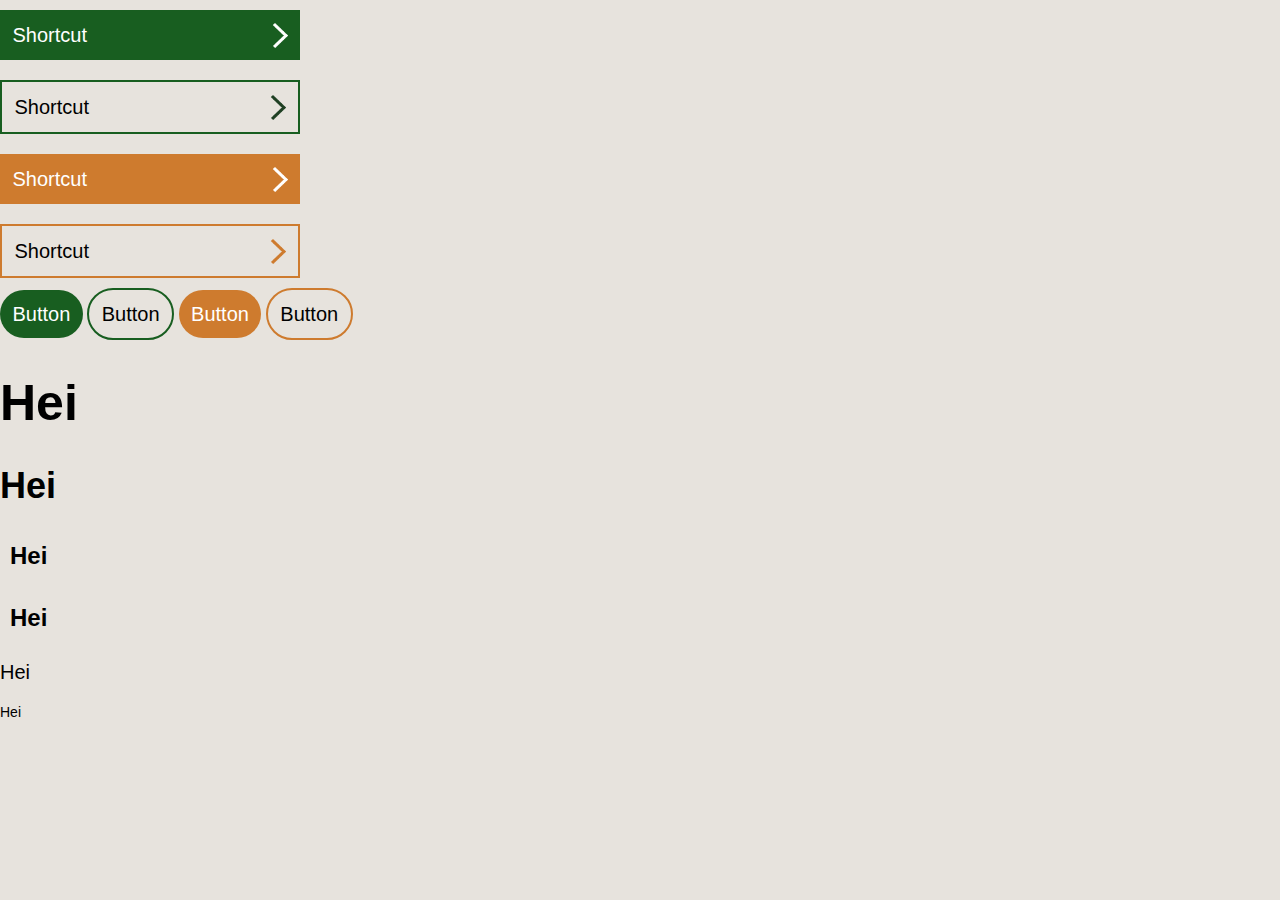
<file: components.html>
<!DOCTYPE html>
<html lang="en">
	<head>
		<title>components</title>
		<link rel="stylesheet" href="stylesheet.css">
	</head>
	<body>
			<button class="shortcut button-dark">
				<span>Shortcut</span>
				<span class="arrow white-arrow"></span>
			</button>
			<br>
			<button class="shortcut button-light">
				<span>Shortcut</span>
				<span class="arrow dark-arrow"></span>
			</button>
			<br>
			<button class="shortcut button-dark btn-sec-dark">
				<span>Shortcut</span>
				<span class="arrow white-arrow"></span>
			</button>
			<br>
			<button class="shortcut button-light btn-sec-light">
				<span>Shortcut</span>
				<span class="arrow secondary-arrow"></span>
			</button>
			<br>
			<button class="button button-dark ">Button</button>
			<button class="button button-light">Button</button>
			<button class="button button-dark btn-sec-dark">Button</button>
			<button class="button button-light btn-sec-light">Button</button>
			<h1>Hei</h1>
			<h2>Hei</h2>
			<h3 class="text-bold">Hei</h3>
			<h3>Hei</h3>
			<p>Hei</p>
			<p class="p-small">Hei</p>



		<script src="script.js"></script>
	</body>
</html>
</file>
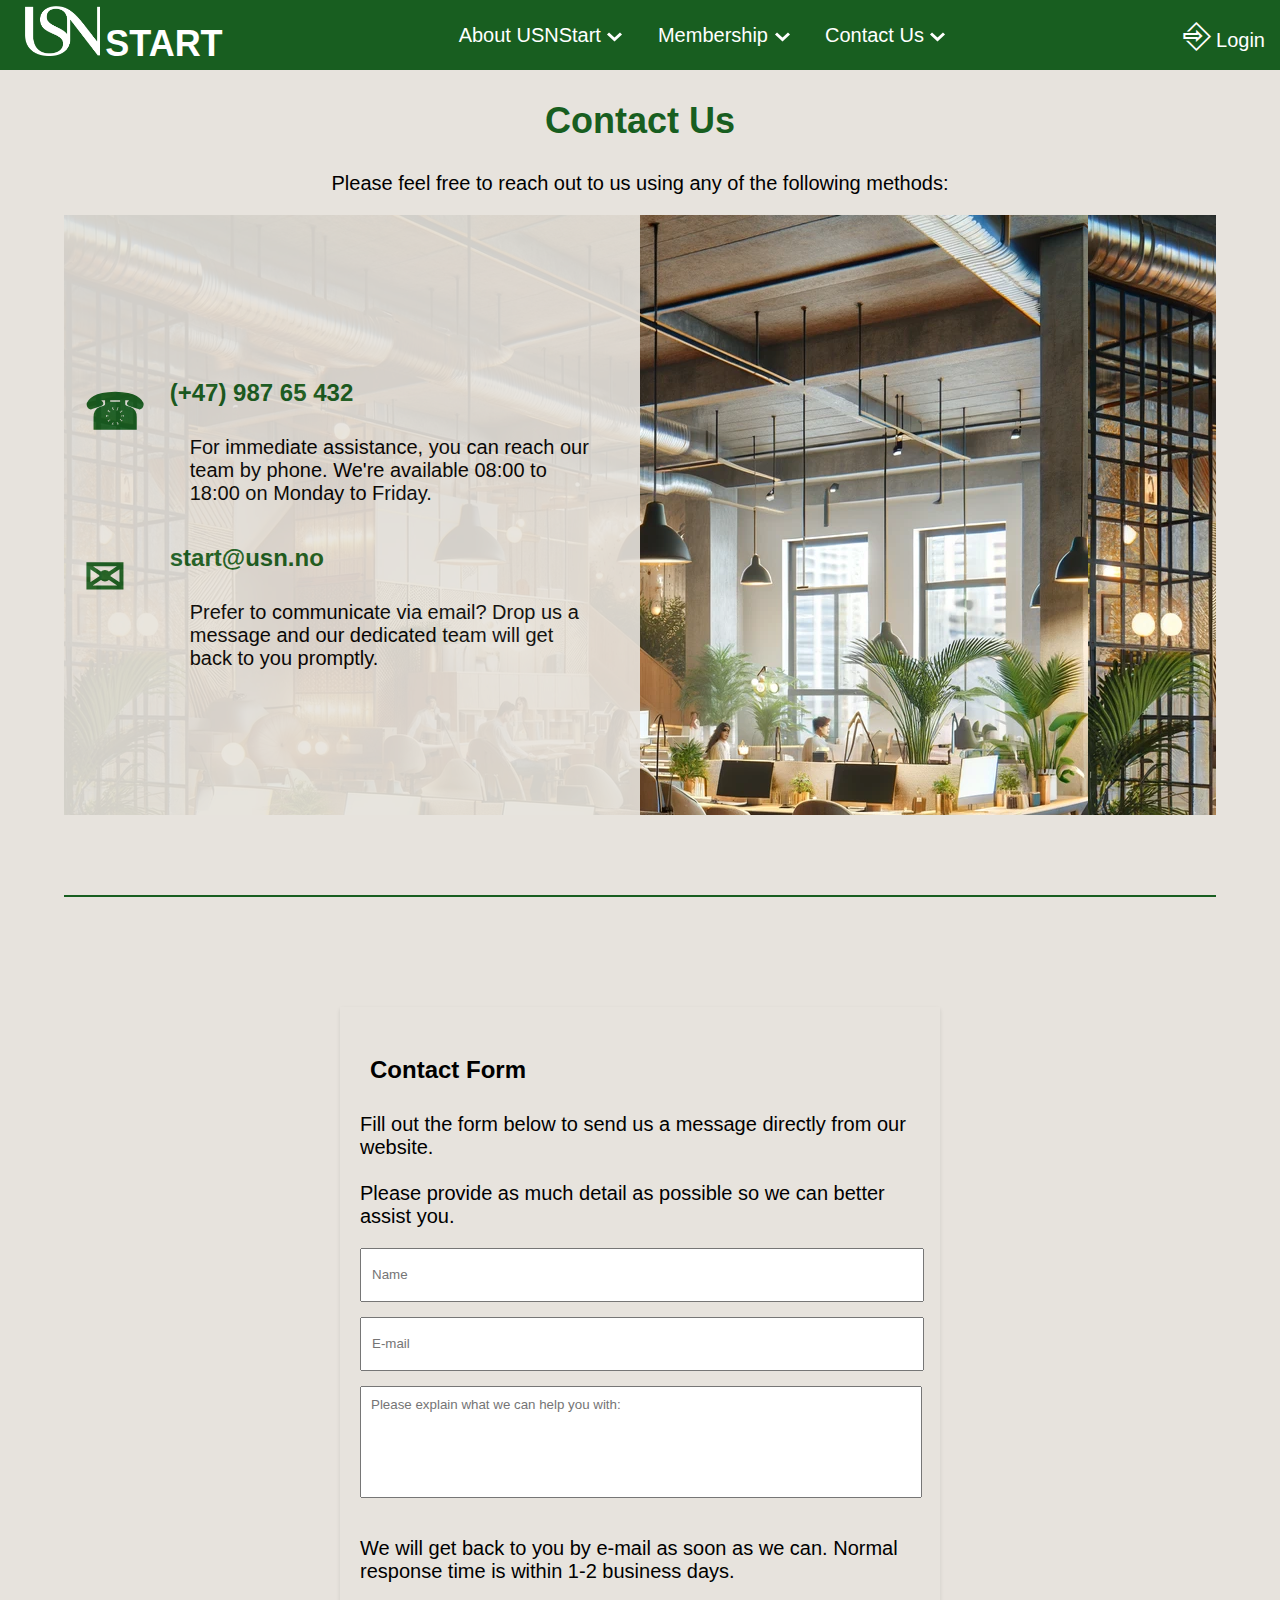
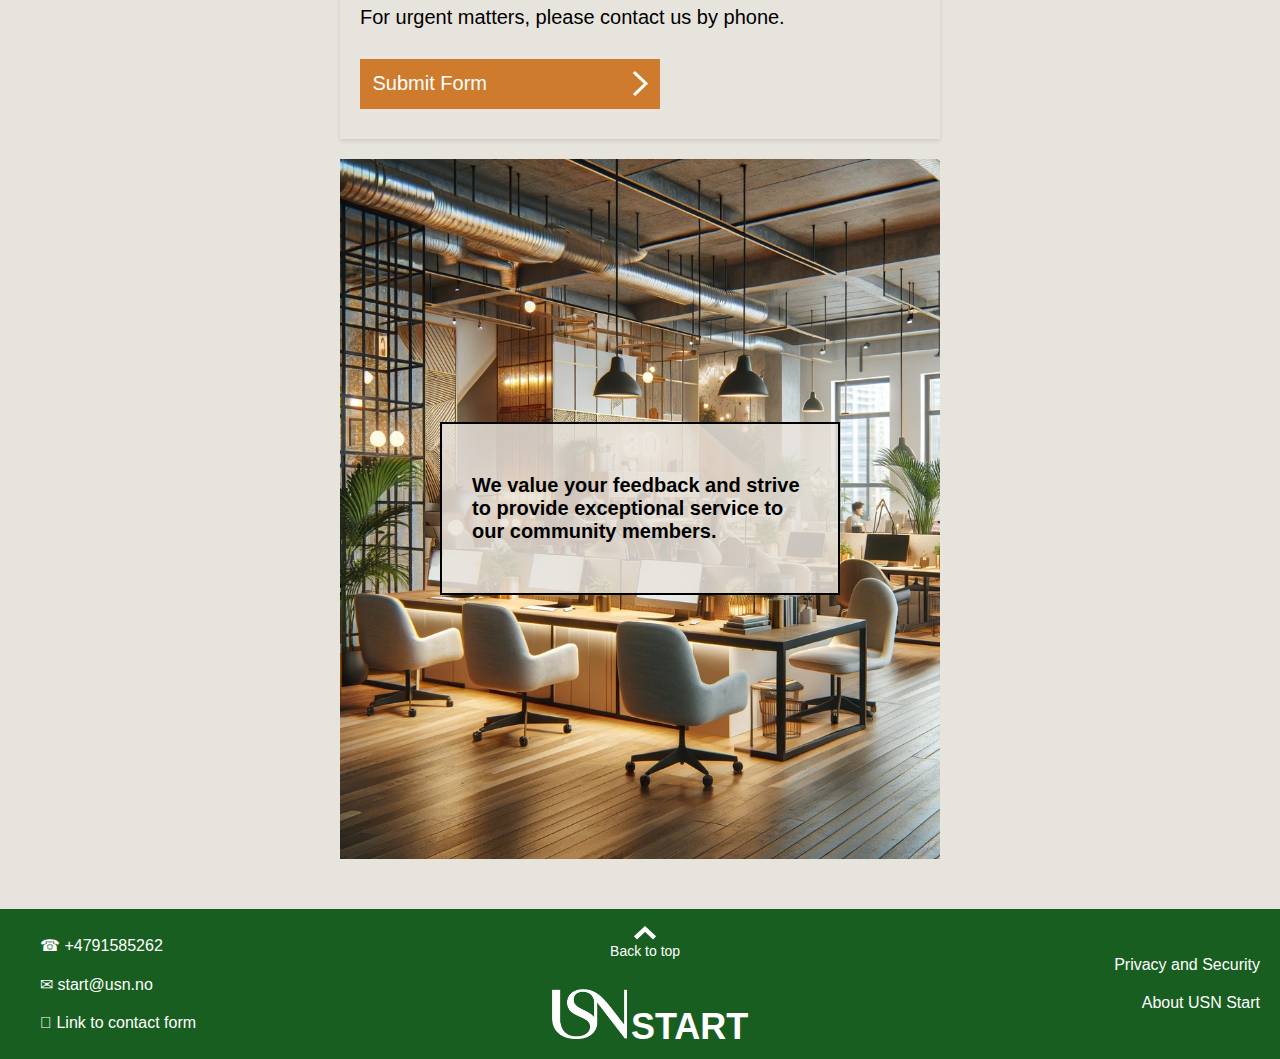
<file: contact.html>
<!DOCTYPE html>
<html lang="en">
	<head>
		<title>USN Start - Contact</title>
		<meta name="viewport" content="width=device-width, initial-scale=1.0">
		<link rel="stylesheet" href="stylesheet.css">
	</head>
	<body>
		<div class="navbar">
			<div> 
				<a id="logo-link" href="index.html">
                    <img class="usn-logo" src="images/USN-symbol_hvit.png" alt="USN logo">
                    <h2 class="logo-text">START</h1>
                </a>
			</div>
			<div class="main">
				<div class="with-dropdown">
					<a href="aboutUs.html">About USNStart <svg xmlns="http://www.w3.org/2000/svg" width="17" height="10" viewBox="0 0 17 10" fill="none"><path d="M15 1.5L8.5 7.5L2 1.5" stroke="var(--white)" stroke-width="3"/></svg></a>
					<div class="dropdown-content">
						<a href="aboutUs.html#location">Location</a>
						<a href="aboutUs.html#our-space">Our Co-working Space</a>
						<a href="aboutUs.html#floor-plan">Floor Plan</a>
						<a href="aboutUs.html#about-us">About Us</a>
						<a href="aboutUs.html#privacy-and-security">Privacy and Security</a>
					</div>
				</div>
				<div class="with-dropdown">
					<a href="membership.html">Membership <svg xmlns="http://www.w3.org/2000/svg" width="17" height="10" viewBox="0 0 17 10" fill="none"><path d="M15 1.5L8.5 7.5L2 1.5" stroke="var(--white)" stroke-width="3"/></svg></a>
					<div class="dropdown-content">
						<a href="membership.html#member-options">Membership Options</a>
						<a href="membership.html#book-a-space">Book a Space</a>
						<a href="membership.html#perks-of-membership">Perks of Membership</a>
						<a href="membership.html#sign-up">Sign up as a Member</a>
					</div>
				</div>
				<div class="with-dropdown">
					<a href="contact.html">Contact Us <svg xmlns="http://www.w3.org/2000/svg" width="17" height="10" viewBox="0 0 17 10" fill="none"><path d="M15 1.5L8.5 7.5L2 1.5" stroke="var(--white)" stroke-width="3"/></svg></a>
					<div class="dropdown-content">
						<a href="contact.html">Contact Information</a>
						<a href="contact.html#contact-form">Contact Form</a>
						<a href="#">Leave a Review</a>
					</div>
				</div>
			</div>
			<div>
				<a href="#" id="login-btn" class="login-btn"><span>&#9094;</span> Login</a>
			</div>
			<div class="mobile-menu">
				<a class="mobile-menu-button" href="#">&#9776;</a>
			</div>
		</div>
		<div class="mobile-menu-overlay" id="mobile-menu-overlay">
			<div class="mobile-menu-content">
				<a href="#" id="login-btn-mobile" class="login-btn"><span>&#9094;</span> Login</a>
				<a href="aboutUs.html"><h3>About Us</h3></a>
				<a href="aboutUs.html#location">Location</a>
				<a href="aboutUs.html#our-space">Our Co-working Space</a>
				<a href="aboutUs.html#floor-plan">Floor Plan</a>
				<a href="aboutUs.html#about-us">About Us</a>
				<a href="aboutUs.html#privacy-and-security">Privacy and Security</a>
				<a href="membership.html"><h3>Membership</h3></a>
				<a href="membership.html#member-options">Membership Options</a>
				<a href="membership.html#book-a-space">Book a Space</a>
				<a href="membership.html#perks-of-membership">Perks of Membership</a>
				<a href="membership.html#sign-up">Sign up as a Member</a>
				<a href="contact.html"><h3>Contact Us</h3></a>
				<a href="contact.html#contact-info">Contact Information</a>
				<a href="contact.html#contact-form">Contact Form</a>
				<a href="#">Leave a Review</a>
			</div>
		</div>
		<div class="content">
			<h2 class="text-primary center" id="contact-info">Contact Us</h2>
			<p class="center">Please feel free to reach out to us using any of the following methods:</p>
            <div class="half-info-container">
                <div class="half-text-container">
                    <div class="contact-text">
                        <h1 class="text-primary">&#9742;</h1>
                        <div>
                            <a href="+4791585262"><h3 class="text-primary">(+47) 987 65 432</h3></a>
                            <p>For immediate assistance, you can reach our team by phone. We're available 08:00 to 18:00 on Monday to Friday.</p>
                        </div>
                    </div>
                    <div class="contact-text">
                        <h1 class="text-primary">&#9993;</h1>
                        <div>
                            <a href="start@usn.no"><h3 class="text-primary">start@usn.no</h3></a>
                            <p>Prefer to communicate via email? Drop us a message and our dedicated team will get back to you promptly.</p>
                        </div>
                    </div>
                </div>
            </div> 
			<img class="mobile-image" src="images/co-space2.png">
			<hr id="contact-form">
			<div class="item-container">
				<div class="contact-form">
					<form>
						<h3>Contact Form</h3>
						<p>
							Fill out the form below to send us a message directly from our website.<br><br>
							Please provide as much detail as possible so we can better assist you.
						</p>
						<input type="text" name="username" placeholder="Name" autocomplete="name" required>
						<input type="email" name="e-mail" placeholder="E-mail" autocomplete="email" required>
						<textarea name="contact" maxlength="300" placeholder="Please explain what we can help you with:" required></textarea>
						<p>
							We will get back to you by e-mail as soon as we can. Normal response time is within 1-2 business days.<br><br>
							For urgent matters, please contact us by phone.
						</p>
						<button type="submit" class="shortcut button-dark btn-sec-dark">
							<span>Submit Form</span>
							<span class="arrow white-arrow"></span>
						</button>
					</form>
				</div>
				<div class="image-overlay">
					<div class="overlay-textbox">
						<p class="bold">
							We value your feedback and strive to provide exceptional service to our community members. 
						</p>
					</div>
				</div>
				<img class="mobile-image" src="images/co-space2.png">
			</div>
		</div>
		<div class="login-popup" id="loginPopup">
			<div class="popup-content"> 
			  <form id="login" action="#" method="post">
				<div class="close">
				<span id="closeBtn">&times;</span>
				</div>    
				<input type="username" name="username" placeholder="User Name" autocomplete="email" required>
				<input type="password" name="password" placeholder="Password" autocomplete="family-name" required>        
				<label class="checkbox-container">
				  <input type="checkbox" name="information">
				  <span class="checkmark"></span>
				  Remember me next time.
				</label>
				<input type="submit" value="Login" class="button button-dark">
			  </form>
			</div>
		</div>
		<div class="footer">
			<div class="footer-contacts">
				<ul>
					<li><a>&#9742; +4791585262</a></li>
					<li><a>&#9993; start@usn.no</a></li>
					<li><a>&#xf15c; Link to contact form</a></li>
				</ul>
			</div>
			<div class="footer-center">
				<a onclick="backToTop()">
					<p id="top-arrow"><svg xmlns="http://www.w3.org/2000/svg" width="25" viewBox="0 0 17 10" fill="none"><path d="M15 1.5L8.5 7.5L2 1.5" stroke="var(--white)" stroke-width="3"/></svg></p>
					<p class="p-small">Back to top</p>
				</a> 
				<a href="index.html" class="footer-bottom">
                    <img class="usn-logo" src="images/USN-symbol_hvit.png" alt="USN logo">
                    <h2 class="logo-text">START</h1>
                </a>
			</div>
			<div class="footer-links">
				<ul class="text-right">
					<li><a>Privacy and Security</a></li>
					<li><a>About USN Start</a></li>
				</ul>
			</div>
		</div>
		<script src="script.js"></script>
	</body>
</html>
</file>
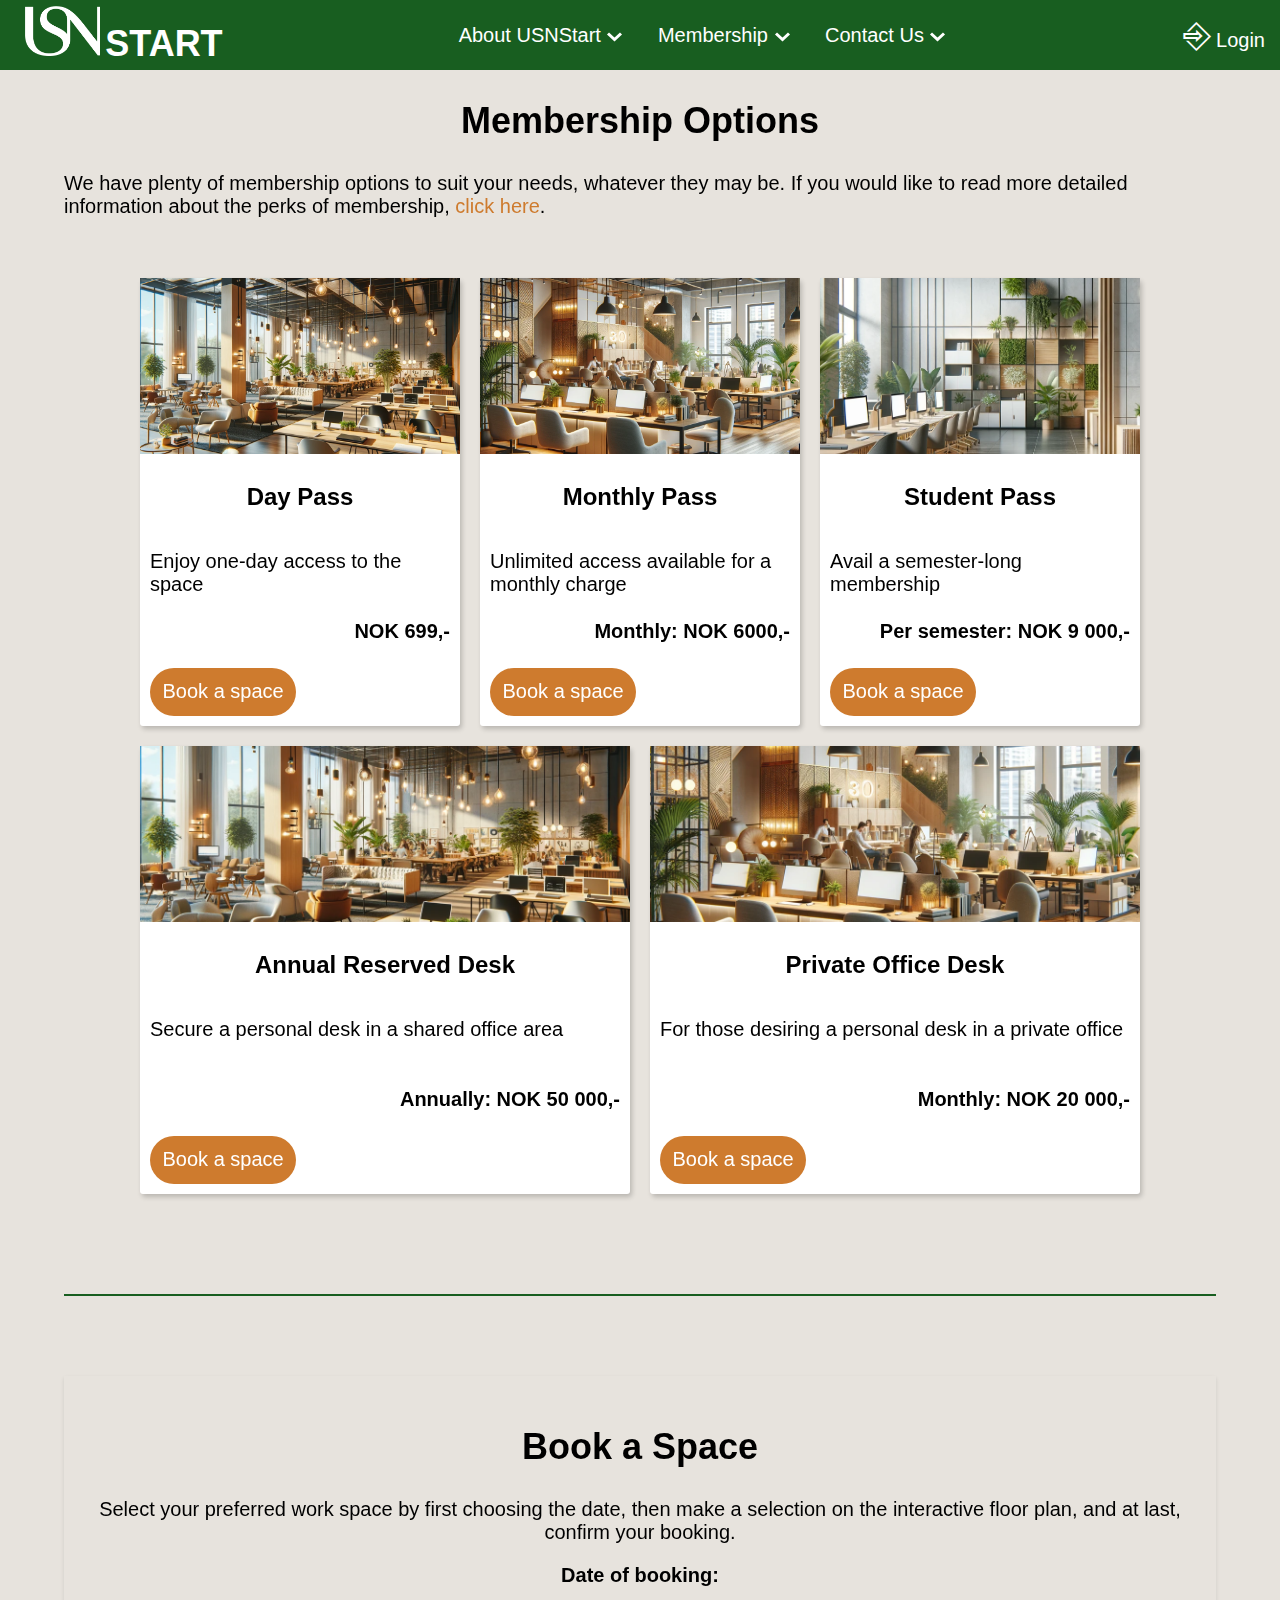
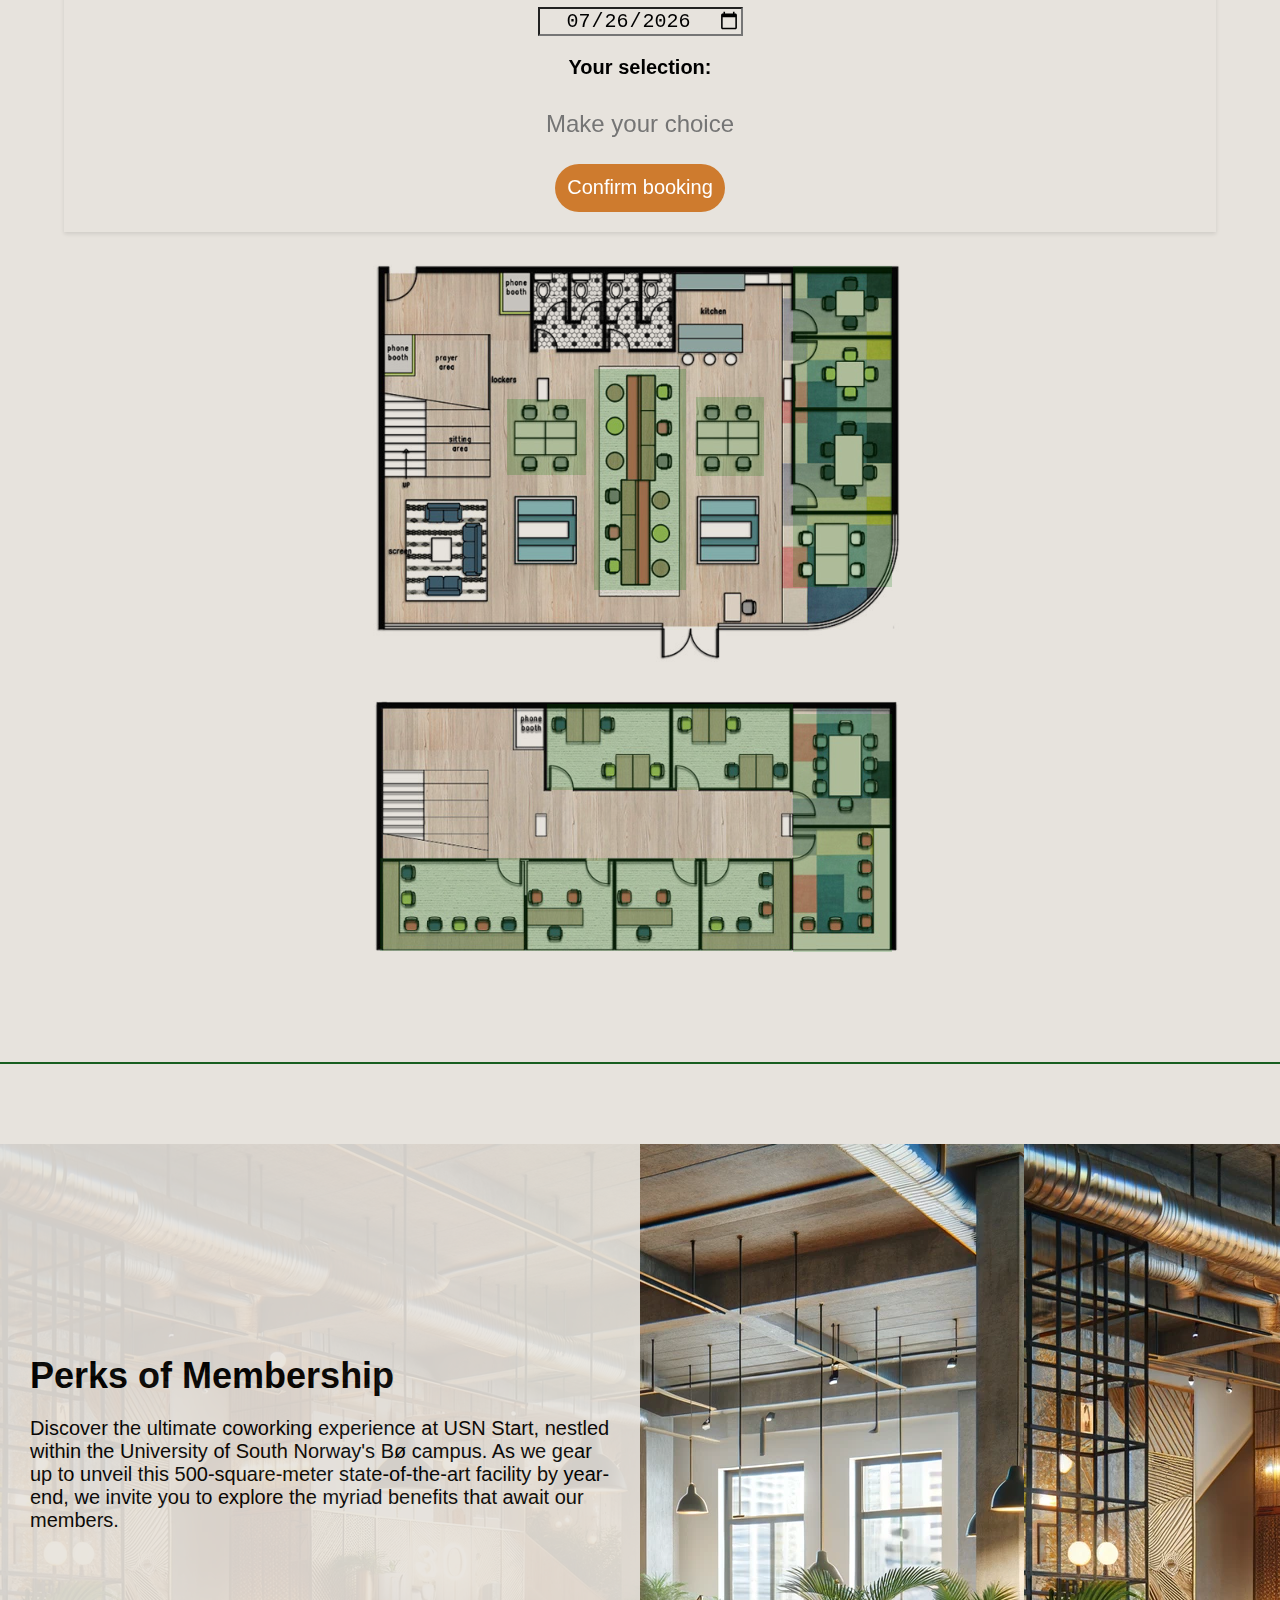
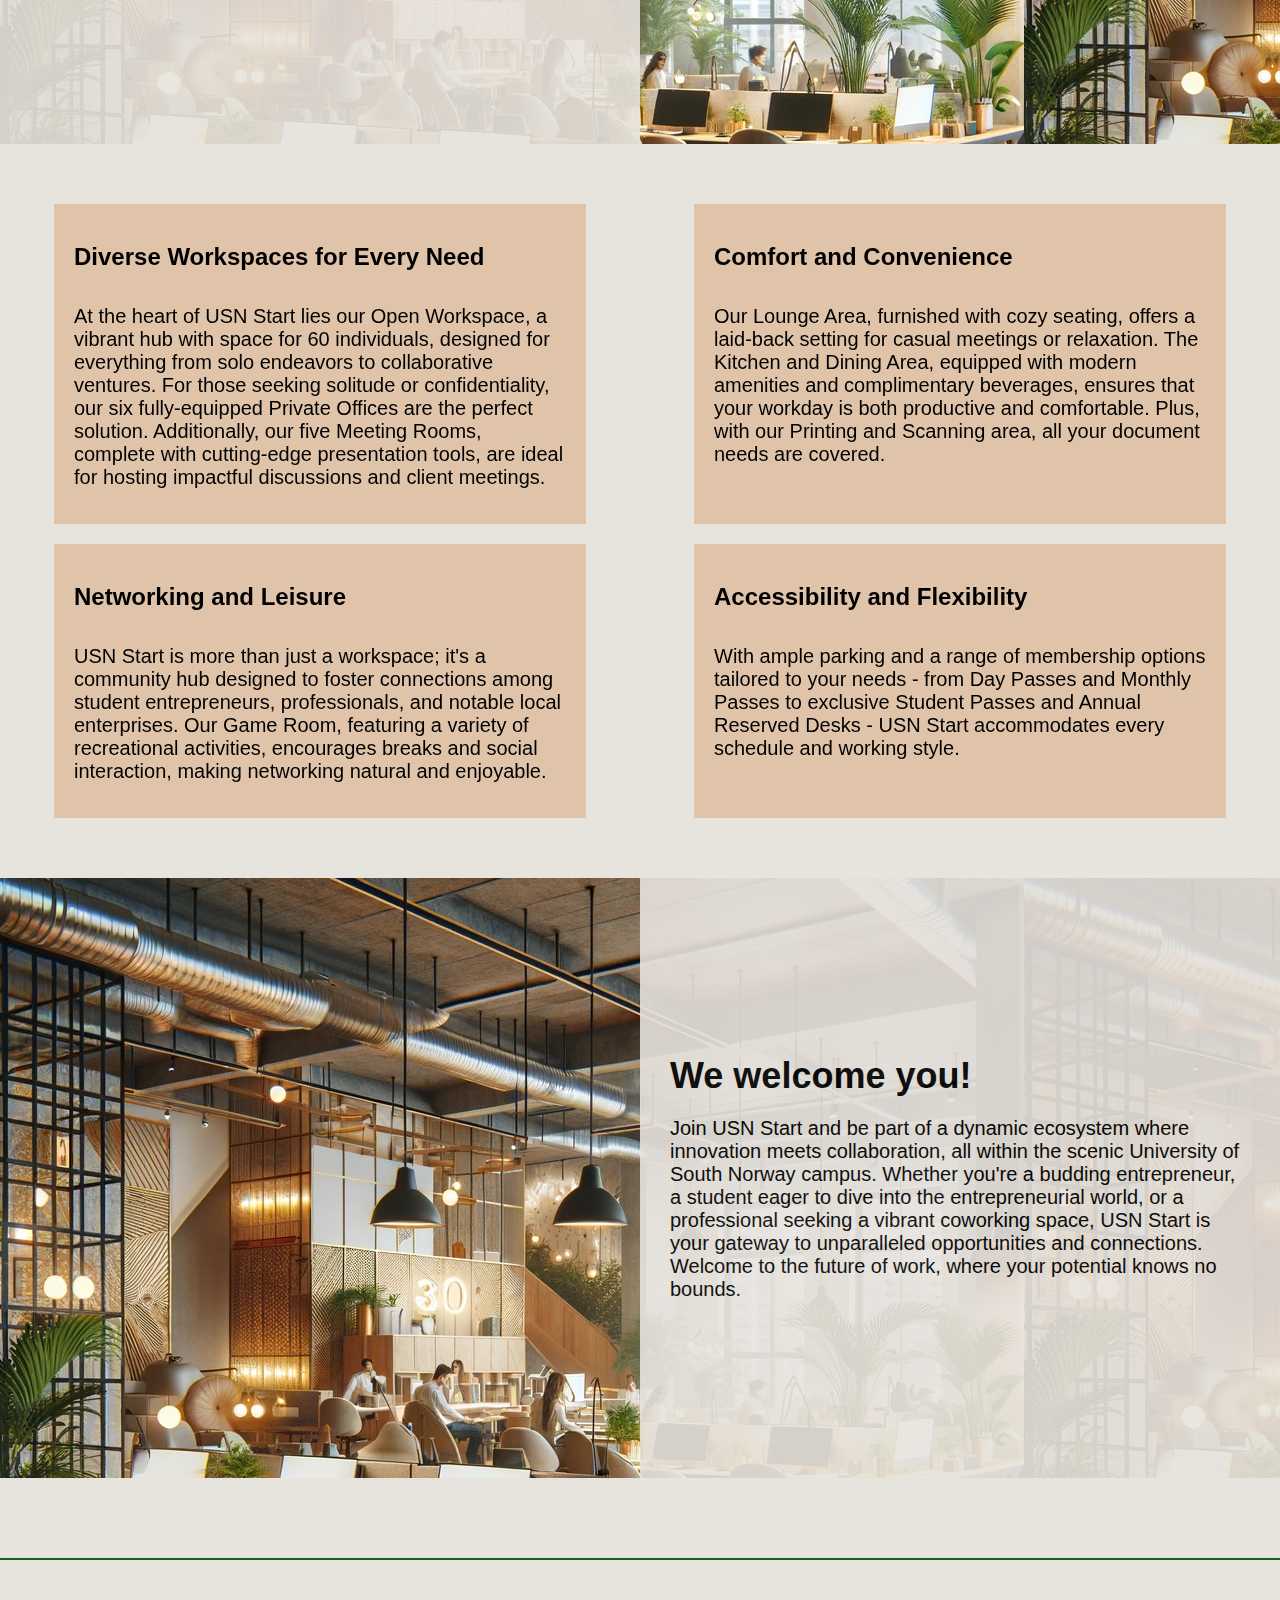
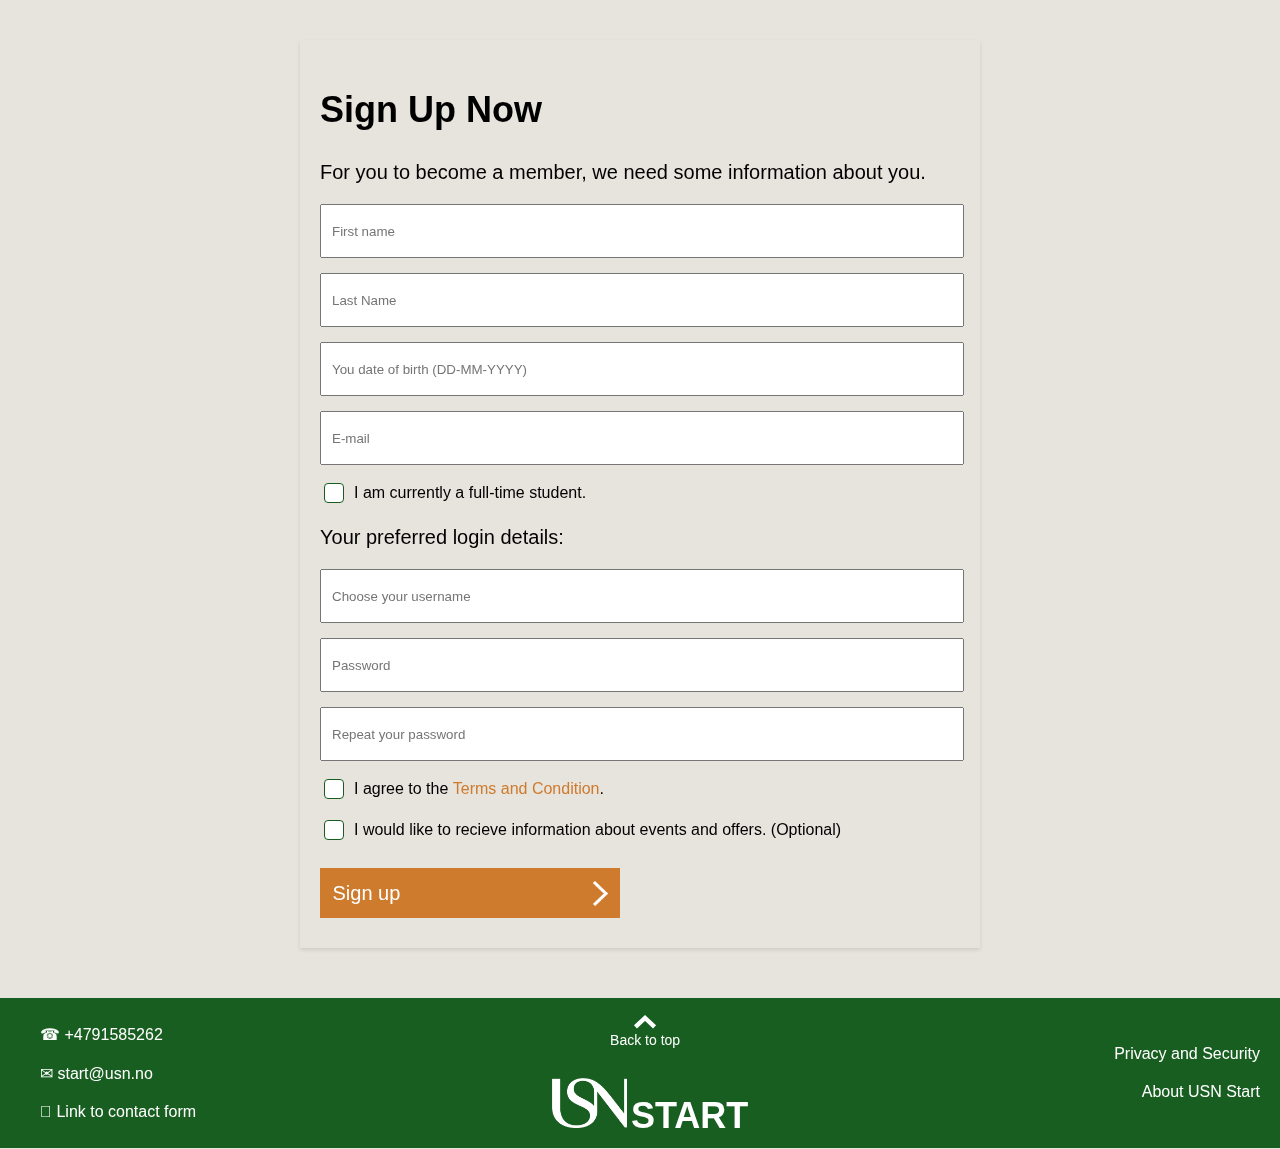
<file: membership.html>
<!DOCTYPE html>
<html lang="en">
	<head>
		<title>USN Start - Membership</title>
		<meta name="viewport" content="width=device-width, initial-scale=1.0">
		<link rel="stylesheet" href="stylesheet.css">
	</head>
	<body>
		<div class="navbar">
			<div> 
				<a id="logo-link" href="index.html">
                    <img class="usn-logo" src="images/USN-symbol_hvit.png" alt="USN logo">
                    <h2 class="logo-text">START</h1>
                </a>
			</div>
			<div class="main">
				<div class="with-dropdown">
					<a href="aboutUs.html">About USNStart <svg xmlns="http://www.w3.org/2000/svg" width="17" height="10" viewBox="0 0 17 10" fill="none"><path d="M15 1.5L8.5 7.5L2 1.5" stroke="var(--white)" stroke-width="3"/></svg></a>
					<div class="dropdown-content">
						<a href="aboutUs.html#location">Location</a>
						<a href="aboutUs.html#our-space">Our Co-working Space</a>
						<a href="aboutUs.html#floor-plan">Floor Plan</a>
						<a href="aboutUs.html#about-us">About Us</a>
						<a href="aboutUs.html#privacy-and-security">Privacy and Security</a>
					</div>
				</div>
				<div class="with-dropdown">
					<a href="membership.html">Membership <svg xmlns="http://www.w3.org/2000/svg" width="17" height="10" viewBox="0 0 17 10" fill="none"><path d="M15 1.5L8.5 7.5L2 1.5" stroke="var(--white)" stroke-width="3"/></svg></a>
					<div class="dropdown-content">
						<a href="membership.html#member-options">Membership Options</a>
						<a href="membership.html#book-a-space">Book a Space</a>
						<a href="membership.html#perks-of-membership">Perks of Membership</a>
						<a href="membership.html#sign-up">Sign up as a Member</a>
					</div>
				</div>
				<div class="with-dropdown">
					<a href="contact.html">Contact Us <svg xmlns="http://www.w3.org/2000/svg" width="17" height="10" viewBox="0 0 17 10" fill="none"><path d="M15 1.5L8.5 7.5L2 1.5" stroke="var(--white)" stroke-width="3"/></svg></a>
					<div class="dropdown-content">
						<a href="contact.html">Contact Information</a>
						<a href="contact.html#contact-form">Contact Form</a>
						<a href="#">Leave a Review</a>
					</div>
				</div>
			</div>
			<div>
				<a href="#" id="login-btn" class="login-btn"><span>&#9094;</span> Login</a>
			</div>
			<div class="mobile-menu">
				<a class="mobile-menu-button" href="#">&#9776;</a>
			</div>
		</div>
		<div class="mobile-menu-overlay" id="mobile-menu-overlay">
			<div class="mobile-menu-content">
				<a href="#" id="login-btn-mobile" class="login-btn"><span>&#9094;</span> Login</a>
				<a href="aboutUs.html"><h3>About Us</h3></a>
				<a href="aboutUs.html#location">Location</a>
				<a href="aboutUs.html#our-space">Our Co-working Space</a>
				<a href="aboutUs.html#floor-plan">Floor Plan</a>
				<a href="aboutUs.html#about-us">About Us</a>
				<a href="aboutUs.html#privacy-and-security">Privacy and Security</a>
				<a href="membership.html"><h3>Membership</h3></a>
				<a href="membership.html#member-options">Membership Options</a>
				<a href="membership.html#book-a-space">Book a Space</a>
				<a href="membership.html#perks-of-membership">Perks of Membership</a>
				<a href="membership.html#sign-up">Sign up as a Member</a>
				<a href="contact.html"><h3>Contact Us</h3></a>
				<a href="contact.html#contact-info">Contact Information</a>
				<a href="contact.html#contact-form">Contact Form</a>
				<a href="#">Leave a Review</a>
			</div>
		</div>
		<div class="content">
			<h2 class="center">Membership Options</h2>
			<p class="member-option-text">We have plenty of membership options to suit your needs, whatever they may be. If you would like to read more detailed information about the perks of membership, <a class="link" href="membership.html#perks-of-membership">click here</a>.</p>
			<div class="member-options-container">
				<div id="pass" class="member-container">
					<div class="member-item">
						<img src="images/co-space1.png" class="member-image">
						<h3>Day Pass</h3>
						<p class="member-desc">Enjoy one-day access to the space</p>
						<p class="bold text-right">NOK 699,-</p>
						<button class="button button-dark btn-sec-dark">Book a space</button>
					</div>
					<div class="member-item">
						<img src="images/co-space2.png" class="member-image">
						<h3>Monthly Pass</h3>
						<p class="member-desc">Unlimited access available for a monthly charge</p>
						<p class="bold text-right">Monthly: NOK 6000,-</p>
						<button class="button button-dark btn-sec-dark">Book a space</button>
					</div>
					<div class="member-item">
						<img src="images/co-space3.png" class="member-image">
						<h3>Student Pass</h3>
						<p class="member-desc">Avail a semester-long membership</p>
						<p class="bold text-right">Per semester: NOK 9 000,-</p>
						<button class="button button-dark btn-sec-dark">Book a space</button>
					</div>
				</div>
				<div id="desk" class="member-container">
					<div class="member-item">
						<img src="images/co-space1.png" class="member-image">
						<h3>Annual Reserved Desk</h3>
						<p class="member-desc">Secure a personal desk in a shared office area</p>
						<p class="bold text-right">Annually: NOK 50 000,-</p>
						<button class="button button-dark btn-sec-dark">Book a space</button>
					</div>
					<div class="member-item">
						<img src="images/co-space2.png" class="member-image">
						<h3>Private Office Desk</h3>
						<p class="member-desc">For those desiring a personal desk in a private office</p>
						<p class="bold text-right">Monthly: NOK 20 000,-</p>
						<button class="button button-dark btn-sec-dark">Book a space</button>
					</div>
				</div>
			</div>
			<hr id="book-a-space">
			<div class="booking-container">
				<div class="selector">
					<form>
						<h2>Book a Space</h2>
						<p>Select your preferred work space by first choosing the date, then make a selection on the interactive floor plan, and at last, confirm your booking.</p>
						<p class="bold">Date of booking:</p>
						<input type="date" name="dateofbirth" id="datepicker">
						<br>
						<p class="bold">Your selection:</p>
						<input id="selected" type="text" name="selection" placeholder="Make your choice" readonly>
						<input type="submit" value="Confirm booking" class="button button-dark btn-sec-dark">
					</form>
				</div>
				<div>
				  <div class="floor-plan">
					<div class="section1">
					  <div class="section1-1">
						<div></div>
						<div class="section1-1-1">
						  <div></div>
						  <div class="section1-1-1-1">
							<div class="seat" id="1" onclick="booking(1)"></div>
							<div class="seat" id="2" onclick="booking(2)"></div>
							<div class="seat" id="3" onclick="booking(3)"></div>
							<div class="seat" id="4" onclick="booking(4)"></div>
						  </div>
						  <div></div>
						</div>
						<div class="section1-1-2">
						  <div></div>
						  <div class="section1-1-2-1">
							<div class="seat" id="5" onclick="booking(5)"></div>
							<div class="seat" id="6" onclick="booking(6)"></div>
							<div class="seat" id="7" onclick="booking(7)"></div>
							<div class="seat" id="8" onclick="booking(8)"></div>
							<div class="seat" id="9" onclick="booking(9)"></div>
							<div class="seat" id="10" onclick="booking(10)"></div>
							<div class="seat" id="11" onclick="booking(11)"></div>
							<div class="seat" id="12" onclick="booking(12)"></div>
							<div class="seat" id="13" onclick="booking(13)"></div>
							<div class="seat" id="14" onclick="booking(14)"></div>
							<div class="seat" id="15" onclick="booking(15)"></div>
							<div class="seat" id="16" onclick="booking(16)"></div>
						  </div>
						  <div></div>
						</div>
						<div class="section1-1-3">
						  <div></div>
						  <div class="section1-1-3-1">
							<div class="seat" id="17" onclick="booking(17)"></div>
							<div class="seat" id="18" onclick="booking(18)"></div>
							<div class="seat" id="19" onclick="booking(19)"></div>
							<div class="seat" id="20" onclick="booking(20)"></div>
						  </div>
						  <div></div>
						</div>
					  </div>
					  <div class="section1-2">
						<div class="section1-2-1">
						  <div></div>
						  <div class="office" id="21" onclick="booking(21)"></div>
						  <div class="office" id="22" onclick="booking(22)"></div>
						</div>
						<div></div>
						<div class="section1-2-2">
						  <div></div>
						  <div class="office" id="23" onclick="booking(23)"></div>
						  <div class="office" id="24" onclick="booking(24)"></div>
						  <div class="office" id="25" onclick="booking(25)"></div>
						  <div class="office" id="26" onclick="booking(26)"></div>
						</div>
						<div></div>
					  </div>
					</div>
					<div class="section2">
					  <div></div>
					  <div class="meeting-room" id="27" onclick="booking(27)"></div>
					  <div class="meeting-room" id="28" onclick="booking(28)"></div>
					  <div class="meeting-room" id="29" onclick="booking(29)"></div>
					  <div class="meeting-room" id="30" onclick="booking(30)"></div>
					  <div></div>
					  <div class="meeting-room" id="31" onclick="booking(31)"></div>
					  <div class="meeting-room" id="32" onclick="booking(32)"></div>
					  <div></div>
					</div>
				  </div>
				</div>
			  </div>
			</div>
			<hr id="perks-of-membership">
			<div class="half-info-container">
                <div class="half-text-container">
					<h2>Perks of Membership</h2>
					<p>Discover the ultimate coworking experience at USN Start, nestled within the University of South Norway's Bø campus. As we gear up to unveil this 500-square-meter state-of-the-art facility by year-end, we invite you to explore the myriad benefits that await our members.</p>
                </div>
            </div> 
			<img class="mobile-image" src="images/co-space2.png">
			<div class="text-box-container">
				<div class="text-box">
					<h3>Diverse Workspaces for Every Need</h3>
					<p>At the heart of USN Start lies our Open Workspace, a vibrant hub with space for 60 individuals, designed for everything from solo endeavors to collaborative ventures. For those seeking solitude or confidentiality, our six fully-equipped Private Offices are the perfect solution. Additionally, our five Meeting Rooms, complete with cutting-edge presentation tools, are ideal for hosting impactful discussions and client meetings.</p>
				</div>
				<div class="text-box">
					<h3>Comfort and Convenience</h3>
					<p>Our Lounge Area, furnished with cozy seating, offers a laid-back setting for casual meetings or relaxation. The Kitchen and Dining Area, equipped with modern amenities and complimentary beverages, ensures that your workday is both productive and comfortable. Plus, with our Printing and Scanning area, all your document needs are covered.</p>
				</div>
				<div class="text-box">
					<h3>Networking and Leisure</h3>
					<p>USN Start is more than just a workspace; it's a community hub designed to foster connections among student entrepreneurs, professionals, and notable local enterprises. Our Game Room, featuring a variety of recreational activities, encourages breaks and social interaction, making networking natural and enjoyable.</p>
				</div>	
				<div class="text-box">	
					<h3>Accessibility and Flexibility</h3>
					<p>With ample parking and a range of membership options tailored to your needs - from Day Passes and Monthly Passes to exclusive Student Passes and Annual Reserved Desks - USN Start accommodates every schedule and working style.</p>
				</div>
			</div>	
			<div class="half-info-container">
                <div class="half-text-container container-right">
					<h2>We welcome you!</h2>
					<p>Join USN Start and be part of a dynamic ecosystem where innovation meets collaboration, all within the scenic University of South Norway campus. Whether you're a budding entrepreneur, a student eager to dive into the entrepreneurial world, or a professional seeking a vibrant coworking space, USN Start is your gateway to unparalleled opportunities and connections. Welcome to the future of work, where your potential knows no bounds.</p>
                </div>
            </div> 
			<img class="mobile-image" src="images/co-space2.png">
			<hr id="sign-up">
			<form id="signup" action="#" method="post">
				<h2>Sign Up Now</h2>
				<p>For you to become a member, we need some information about you.</p>    
				<input type="text" name="firstname" placeholder="First name" autocomplete="email" required>
				<input type="text" name="lastname" placeholder="Last Name" autocomplete="family-name" required>
				<input type="text" name="age" placeholder="You date of birth (DD-MM-YYYY)" autocomplete="email" required>
				<input type="email" name="email" placeholder="E-mail" autocomplete="email" required>
				<label class="checkbox-container">
					<input type="checkbox" name="studentstatus">
					<span class="checkmark"></span>
						I am currently a full-time student.
				</label>
				<p>Your preferred login details:</p>
				<input type="text" name="username" placeholder="Choose your username" autocomplete="family-name" required>  
				<input type="password" name="password" placeholder="Password" autocomplete="family-name" required>          
				<input type="password" name="password" placeholder="Repeat your password" autocomplete="family-name" required>          
				<label class="checkbox-container">
					<input type="checkbox" name="terms" required>
					<span class="checkmark"></span>
						I agree to the&nbsp;<a class="link" href="aboutUs.html#privacy-and-security" target="_blank">Terms and Condition</a>.
				</label>
				<label class="checkbox-container">
					<input type="checkbox" name="terms">
					<span class="checkmark"></span>
						I would like to recieve information about events and offers. (Optional)
				</label>
				<button type="submit" class="shortcut button-dark btn-sec-dark">
					<span>Sign up</span>
					<span class="arrow white-arrow"></span>
				</button>
			</form>
            
        </div>
		<div class="login-popup" id="loginPopup">
			<div class="popup-content"> 
			  <form id="login" action="#" method="post">
				<div class="close">
				<span id="closeBtn">&times;</span>
				</div>    
				<input type="username" name="username" placeholder="User Name" autocomplete="email" required>
				<input type="password" name="password" placeholder="Password" autocomplete="family-name" required>        
				<label class="checkbox-container">
				  <input type="checkbox" name="information">
				  <span class="checkmark"></span>
				  Remember me next time.
				</label>
				<input type="submit" value="Login" class="button button-dark">
			  </form>
			</div>
		</div>
		<div class="footer">
			<div class="footer-contacts">
				<ul>
					<li><a>&#9742; +4791585262</a></li>
					<li><a>&#9993; start@usn.no</a></li>
					<li><a>&#xf15c; Link to contact form</a></li>
				</ul>
			</div>
			<div class="footer-center">
				<a onclick="backToTop()">
					<p id="top-arrow"><svg xmlns="http://www.w3.org/2000/svg" width="25" viewBox="0 0 17 10" fill="none"><path d="M15 1.5L8.5 7.5L2 1.5" stroke="var(--white)" stroke-width="3"/></svg></p>
					<p class="p-small">Back to top</p>
				</a> 
				<a href="index.html" class="footer-bottom">
                    <img class="usn-logo" src="images/USN-symbol_hvit.png" alt="USN logo">
                    <h2 class="logo-text">START</h1>
                </a>
			</div>
			<div class="footer-links">
				<ul class="text-right">
					<li><a>Privacy and Security</a></li>
					<li><a>About USN Start</a></li>
				</ul>
			</div>
		</div>
		<script src="script.js"></script>
		<script src="booking.js"></script>
	</body>
</html>
</file>
<file: stylesheet.css>
:root {
    --primary: #185e20;
    --primary-dark: #142B17;
    --primary-light: #BDCCB7;
    --secondary: #CE7B2E;
    --secondary-dark: #995b22;
    --secondary-background: #E0C4A9;
    --background: #E7E3DD;
    --background-opacity: #e7e3ddd7;
    --white: #FFFFFF;
    --black: #000000;
    --confirm: #4CEF00;    
    --error: #FF0000;
}

body {
    font-family: Arial;
    background-color: var(--background);
    margin: 0px;
}

h1 {
    font-size: 50px;
}

h2 {
    font-size: 36px;
}

h3 {
    font-size: 24px;
}

p {
    font-size: 20px;
}

.p-small {
    font-size: 14px;
}

a {
    text-decoration: none;
}

.link {
    color: var(--secondary);
}

.text-primary {
    color: var(--primary);
}

.text-secondary {
    color: var(--secondary);
}

.bold {
    font-weight: bold;
}

.center {
    text-align: center;
}

.text-right {
    text-align: right;
}

hr {
    height:2px;
    border-width:0;
    background-color: var(--primary);
    margin: 80px 0;
}

/* Shortcuts and Buttons */

button:hover{
    cursor: pointer;
}

.shortcut, .button{
    justify-content: space-between;
    align-items: center;
    font-size: 20px;
    padding: 12.5px;
    gap: 10px;
    border: none;
}

.shortcut {
    display: inline-flex;
    text-align: left;
    width: 300px;
    margin: 10px 0;
}

@media screen and (max-width: 460px) {
   .shortcut {
    width: 100%;
   }
}

.button {
    display: inline-flex;
    border-radius: 100px;
}

.button-dark {
    background-color: var(--primary);
    color: var(--white);
}

.button-dark:hover {
    background-color: var(--primary-dark);
}

.button-light {
    background-color: var(--background);
    color: var(--black);
    border: 2px solid var(--primary);
}

.button-light:hover {
    border: 3px solid var(--primary);
    box-shadow: 0px 0px 4px 0px rgba(0, 0, 0, 0.25);
    padding: 11.5px;
}

.btn-sec-dark {
    background-color: var(--secondary);
}

.btn-sec-dark:hover {
    background-color: var(--secondary-dark);
}

.btn-sec-light {
    border: 2px solid var(--secondary);
}

.btn-sec-light:hover {
    border: 3px solid var(--secondary-dark);
}

.btn-center {
    margin:0 auto;
    display:block;
}

/* Shortcut arrow */

.arrow {
    height: 25px;
    width: 25px;
}

.dark-arrow {
    background:url('images/green-arrow.png');
    background-size: 25px 25px;
}

.white-arrow {
    background:url('images/white-arrow.png');
    background-size: 25px 25px;
}

button:hover .white-arrow {
    background:url('images/white-arrow-hover.png');
    background-size: 25px 25px;
}

button:hover .dark-arrow {
    background:url('images/green-arrow-hover.png');
    background-size: 25px 25px;
}

.secondary-arrow {
    background:url('images/orange-arrow.png');
    background-size: 25px 25px;
}

button:hover .secondary-arrow {
    background:url('images/orange-arrow-hover.png');
    background-size: 25px 25px;
}

/* Sign-up form*/

form{
    background-color: var(--background);
    padding: 20px;
    box-shadow: 0 2px 4px rgba(0, 0, 0, 0.1);
  }
  
  input[type="text"], input[type="email"], input[type="username"], input[type="password"]{
    height: 30px;
    width: calc(100% - 20px);
    padding: 10px;
    margin-bottom: 15px;
  }

  textarea {
    text-align: left;
    height: 90px;
    width: calc(100% - 20px);
    padding: 10px;
    margin-bottom: 15px;
    resize: none;
    font-family: Arial, Helvetica, sans-serif;
  }
 
  .checkbox-container{
    display: flex;
    align-items: center;
    margin-bottom: 15px;
  }
  
  .checkbox-container input[type="checkbox"]{
    background-color: var(--white);
    margin-right: 10px;
    appearance: none;
    width: 20px;
    height: 20px;
    border: 1px solid var(--primary);
    border-radius: 4px;
  }
  
  .checkbox-container input[type="checkbox"]:checked{
    border-color: #10bb0a;
  }
  
  .checkbox-container input[type="checkbox"]:checked::before{
    content: '\2713';
    font-size: 20px;
    font-weight: bolder;
    color: rgb(86, 158, 79);
    text-align: center;
    line-height: 20px;
    position: absolute;
    width: 20px;
    height: 20px;
  }

  #signup{
    width: 50%;
    min-width: 500px;
    margin: 0 auto;
  }

  @media screen and (max-width: 460px) {
    #signup {
        width: 80vw;
        min-width: 0;
    }
  }
  
  /* Login (Also uses sign-up form classes) */
  
  .login-btn span{
    font-size: 35px;
  }

  #login-btn span {
    color: var(--white);
  }
  
  .login-popup {
    display: none;
    position: fixed;
    top: 70px;
    right: 0;
    width: 440px;
    z-index: 900;
  }
  
  .popup-content {
    position: absolute;
    box-shadow: 0 0 10px rgba(0, 0, 0, 0.3);
    margin-top: 0px;
  }
  
  @media screen and (max-width: 460px) {
    .popup-content{
        width: 100%;
    }

    .login-popup{
        width: 100vw;
        height: 100vh;
        right: 0;
    }
}

  .close{
    font-size: 25px;
    font-weight: bold;
    cursor: pointer;
    background-color: var(--background);
    height: 25px;
    width: 25px;
    right: 0px;
    margin-bottom: 20px;
    text-align: center;
  }
  
  .close:hover{
    background-color: red;;
  }
  

/* Navbar */

.usn-logo{
    height: 50px;
    display: inline-block;
    margin-left: 10px;
}
  
.logo-text{
    color: var(--white);
    display: inline-block;
    margin: 0px;
    padding: 0px;
}

.navbar {
    display: flex;
    justify-content: space-between;
    align-items: center;
    background-color: var(--primary);
    height: 70px;
    width: 100%;
    position: fixed;
    top: 0;
    left: 0;
    z-index: 1000;
}

.navbar a {
    color: var(--white);
    font-size: 20px;
    padding: 20px 15px;
    transition: box-shadow 0.2s;
    height: 100%;
}

.navbar a:hover{
    text-decoration: underline;
}

.navbar a:hover svg{
    transform: rotate(180deg);
}

.with-dropdown{
    cursor: pointer;
    display: inline-block;
    position: relative;
}

.dropdown-content {
    display: none;
    position: absolute;
    background-color: var(--primary);
    z-index: 1;
    width: 100%;
    margin-top: 0;
    padding: 0;
}

.dropdown-content a {
    display: block;
    font-size: 14px;
    padding: 10px;
}

.with-dropdown:hover .dropdown-content {
    display: block;
}

path {
    transform: rotate(180)
}

.mobile-menu{
    display: none;
}

.mobile-menu a{
    color: var(--white);
}

.mobile-menu a:hover{
    text-decoration: none;
}

.mobile-menu-overlay {
    display: none;
    position: fixed;
    flex-direction: column;
    justify-content: start;
    align-items: center;
    width: 100vw;
    height: 100vh;
    top: 70px;
    background-color: var(--background);
    z-index: 999;
    overflow-y: auto;
}

.mobile-menu-content {
    padding-top: 10px;
    padding-bottom: 200px;
}

.mobile-menu-overlay h3 {
    margin-bottom: 5px;
}

.mobile-menu-overlay a {
    display: block;
    color: var(--primary);
    font-size: 20px;
    padding: 10px;
}

@media (max-width: 900px) {
    .contact-text-container{
        width: 100%;
        height: 50%;
    }
}

.mobile-menu-overlay h3:hover, a:hover {
    text-decoration: underline;
}

/* Switches between main and mobile navbar */
@media screen and (max-width: 1100px) {
    .mobile-menu-overlay{
        display: none;
    }
}

@media screen and (max-width: 1100px) {
    .main {
      display: none;
    }
    .mobile-menu {
      display: block;
    }
    #login-btn {
        display: none;
    }
}

@media screen and (max-width: 460px) {
    .navbar a {
        font-size: 40px;
    }
}

/* Footer */

.footer {
    display: flex;
    justify-content: space-between;
    align-items: center;
    height: 150px;
    width: 100%;
    margin-top: 50px;
    background-color: var(--primary);
    color: var(--white);
}

.footer li {
    list-style: none;
    cursor: default;
    margin: 20px 20px 20px 0;
}

.footer a:hover {
    cursor: pointer;
}

.footer-center {
    position: relative;
    display: flex;
    flex-direction: column; 
    text-align: center;
}

.footer-bottom {
    margin-top: 30px;
}

.footer-center p{
    margin: 0;
}

#top-arrow {
    transform: rotate(180deg);
}

@media screen and (max-width: 460px) {
    .footer {
        justify-content: center;
    }
    .footer-contacts {
        display: none;
    }
    .footer-links {
        display: none;
    }
}

/* Image overlay with one or two text boxes */

.image-overlay {
    background-image: url("images/co-space2.png");
    background-size: cover;
    width: 100%;
    height: 700px;
    display: flex;
    justify-content: center;
    align-items: center;
    flex-wrap: wrap;
}

.overlay-textbox {
    box-sizing: border-box;
    display: inline-block;
    vertical-align: middle;
    background-color: var(--background);
    background-color: var(--background-opacity);
    border: solid 2px var(--black);
    width: 400px;
    padding: 30px;
    margin: 0 50px;
}

.overlay-mobile-img {
    display: none;
    background-image: url("images/co-space2.png");
    width: 100%;
    height: 400px;
}

@media (max-width: 460px) {
    .overlay-textbox {
        width: 100vw;
        margin: 0;
        padding: 10px;
        border: none;
    }

    .overlay-mobile-img {
        display: block;
        background-size: cover;
    }
}

/* Image Slideshow */

.slideshow-container {
    display: flex;
    position: relative;
    margin: auto;
    width: 70%;
    height: 600px;
}

.slideshow-container a:hover {
    text-decoration: none;
}

.slideshow {
    display: flex;
    position: relative;
    width: 100%;
    height: 100%;
}

.slide {
    width: 100%;
    height: 100%;
    display: none;
}

.slide img {
    width: 100%;
    height: 100%;
    object-fit: cover;
}

.slider-text-container {
    display: flex;
    justify-content: center;
}

.slider-text {
    width: 70%;
}

.autoSlider {
    position: relative;
    width: 100%;
    height: 800px;
    margin-bottom: 50px;
  }
  
  .autoSlides img {
    position: absolute;
    object-fit: cover;
    width: 100%;
    height: 800px;
    opacity: 0;
    transition: opacity 2s ease-in-out;
  }
  
  .autoSlides img.active {
    opacity: 1;
  }

@media (max-width: 840px) {
    .slideshow-container {
        width: 100%;
        height: auto;
    }

    .slider-text {
        width: 100%;
    }

    .slideshow, .slide {
        height: auto;
    }

    .slide img {
        height: 400px;
    }
}

@media (max-width: 460px) {
    .autoSlider{
        height: 400px;
    }

    .autoSlides img {
        height: 400px;
    }
}
  
  .fade {
    animation-name: fade;
    animation-duration: 1s;
}
  
  @keyframes fade {
    from { opacity: 0.4; }
    to { opacity: 1; }
}
  
  .prev, .next {
    position: absolute;
    top: 50%;
    transform: translateY(-50%);
    cursor: pointer;
    padding: 16px;
    color: #ffffff;
    border: none;
    z-index: 1;
    font-size: 30px;
    text-shadow: rgb(0, 0, 0) 1px 0 5px;
}
  
  .prev {
    left: 0;
}
  
  .next {
    right: 0;
}
  
  .dots {
    position: absolute;
    bottom: 10px;
    left: 50%;
    transform: translateX(-50%);
    z-index: 2;
}
  
  .dot {
    height: 15px;
    width: 15px;
    background-color: #ffffff;
    border-radius: 50%;
    display: inline-block;
    margin: 0 2px;
    cursor: pointer;
}
  
  .active {
    background-color: #3b3b3b;
}

/* Text on half covered image */

.half-info-container{
    background-image: url("images/co-space2.png");
    width: 100%;
    height: 600px;
    position: relative;
}

.half-text-container{
    display: flex;
    flex-direction: column;
    justify-content: center;
    background-color: var(--background);
    opacity: 90%;
    width: 50%;
    height: 100%;
}

.half-text-container p{
    padding: 0 20px;
    margin: 10px;
}

.half-text-container h2{
    padding: 0 20px;
    margin: 10px;
}

.container-right {
    position: absolute;
    bottom: 0px;
    right: 0px;
}

.mobile-image{
    display: none;
    object-fit: cover;
    width: 100%;
}

@media (max-width: 800px) {
    .half-text-container{
        width: 100%;
        height: 50%;
    }
}

@media (max-width: 460px) {
    .half-text-container{
        width: 100%;
        height: 100%;
    }

    .mobile-image{
        display: block;
    }
}

/* Text Box */

.text-box-container {
    display: flex;
    justify-content: space-around;
    flex-wrap: wrap;
    margin: 50px 0;
}

.text-box {
    background-color: var(--secondary-background);
    padding: 10px;
    margin: 10px;
    width: 40%;
    min-width: 300px;
}

.text-box p, h3{
    padding: 5px 10px;
}

@media (max-width: 800px) {
    .text-box {
        width: 100%;
        margin: 10px 0;
    }
}

@media (max-width: 460px) {
    .text-box {
        width: 100%;
        margin: 0;
    }
}




/* Keeps content below navbar */

.content {
    padding-top: 70px;
    width: 90%;
    margin: 0 auto;
}



/* Index specific */

.headline-text {
    background-color: var(--background);
    border: solid 2px var(--primary);
    z-index: 100;
    margin: 120px 20%;
    position: absolute;
    display: block;
    padding: 30px;
}

.headline-text h2 {
    margin-top: 0px;
}

.mobile-alt {
    display: none;
}

@media (max-width: 460px) {
    .mobile-alt {
        display: block;
    }

    .laptop {
        display: none;
    }

    .headline-text {
        position: relative;
        margin: 0;
        margin-top: 70px;
    }

    #index-image-overlay {
        background-image: none;
    }
}





/* About us specific */

#our-space h2 {
    text-align: center;
}

.features-container {
    display: flex;
    justify-content: center;
    flex-wrap: wrap;
}

.features {
    width: 500px;
    padding: 20px;
    margin: 0 30px;
}

.features img {
    width: 500px;
    height: 300px;
    object-fit: cover;
}

.features h3 {
    text-align: center;
}

#floor-plan {
    display: flex;
    justify-content: center;
    flex-wrap: wrap;
}

.floor-plan-img {
    width: 600px;
    object-fit: contain;
}

@media (max-width: 840px) {
    .features {
        width: 100vw;
        padding: 0;
        margin: 0;
        text-align: center;
    }

    .features img {
        width: 100%;
    }

    .floor-plan-img{
        width: 100vw;
    }
}


.location-container {
    margin: 30px 0;
}

.location-container button {
    margin: 10px 0;
}

.location-container a:hover {
    text-decoration: underline var(--white);
}

.location-text{
    margin: 0 auto;
    width: 70%;
}

.transport-container {
    display: flex;
    justify-content: center;
    flex-wrap: wrap;
}

.transport-item {
    margin: 0 50px;
    max-width: 350px;
    min-width: 200px;
}

.transport-container .image-text-container{
    height: 600px;
    margin-bottom: 20px;
}

@media (max-width: 460px) {
    .location-text {
        width: 95%;
    }
    .transport-item {
        width: 95%;
        margin: 0;
    }
}

@media (max-width: 900px) {
    .half-text-aboutUs{
        width: 100%;
        height: 70%;
    }

    .half-text-aboutUs p{
        min-width: 550px;
    }
}

.privacy-container{
    margin: 50px 0;
}

.privacy-text{
    display: grid;
    grid-template-columns: 1fr 4fr;
    gap: 20px;
}



/*Membership specific */

/* Membership Options */

.member-options-container {
    max-width: 1000px;
    margin: 0 auto;
    padding: 20px;
  }
  
  .member-container {
    display: grid;
    gap: 20px;
    margin-top: 20px;
  }

  @media (max-width: 460px) {
    .member-container {
        display: flex;
        flex-wrap: wrap;
    }
}
  
  #pass{
    grid-template-columns: repeat(3, 1fr);
  }
  
  #desk{
    grid-template-columns: repeat(2, 1fr);
  }
  
  .member-item {
    background-color: var(--white);
    padding: 0;
    border-radius: 3px;
    box-shadow: 2px 3px 5px rgba(0,0,0,0.2);
  }
  
  .member-item h3 {
    text-align: center;
  }
  
  .member-item p{
    margin-bottom: 5px;
    padding: 10px;
  }

  .member-desc {
    height: 30px;
  }
  
  .member-image {
    display: block;
    object-fit: cover;  
    width: 100%;
    max-height: 176px;
    margin: 0;
  }

  .member-item button {
    margin: 10px;
  }

  input[type="date"]{
    width: 200px;
    font-size: 20px;
    text-align: center;
    background-color: var(--background);
  }




/* Contact page specific only */

.half-text-contact{
    justify-content: space-around;
}

.contact-text{
    display: grid;
    grid-template-columns: 1fr 7fr;
    gap: 10px;
    margin: 0 20px;
}

.contact-text a:hover{
    text-decoration: underline var(--primary);
}

@media (max-width: 460px) {
    .contact-text h1{
        display: none;
    }

    .contact-text{
        display: block;
    }
}

.item-container{
    display: flex;
    justify-content: center;
    align-items: center;
    flex-wrap: wrap;
    padding-top: 30px;
}

.contact-form{
    display: block;
    width: 600px;
    margin-bottom: 20px;
    height: 100%;
}

.contact-request{
    height: 100px;
}

.item-container .image-overlay {
    width: 50%;
    min-width: 600px;
}

@media (max-width: 460px) {
    .contact-form, .image-textbox{
        width: 100vw;
    }

    .image-textbox{
        margin: 20px 0;
    }

    .image-text-container{
        height: 400px;
    }

    #index-textbox {
        width: 100%;
    }

    #index-textbox .image-textbox {
        width: 70%;
    }

    .item-container .image-overlay {
        min-width: 100%
    }
}

.booking-container {
    display: flex;
    justify-content: center;
    flex-wrap: wrap;
    align-items: center;
}

.selector {
    text-align: center;
}

.selector input[type="text"] {
    background-color: var(--background);
    text-align: center;
    border: none;
    font-size: 24px;
}

.floor-plan{
    background-image: url("images/floor-plan.jpg");
    background-size: contain;
    mix-blend-mode: multiply;
    width: 750px;
    height: 750px;
    margin-left: 50px;
    display: grid;
    grid-template-columns: 6.7fr 3.3fr;
  }

  @media (max-width: 460px) {
    .floor-plan{
        width: 100vw;
        height: 100vw;
        margin: 20px 0;
    }
}

  
  .section1{
    display: grid;
    grid-template-rows: 6.3fr 3.7fr;
  }
  
    .section1-1{
      display: grid;
      grid-template-columns: 2.25fr 0.9fr 1.05fr 0.7fr 0.3fr;
    }
  
      .section1-1-1{
        display: grid;
        grid-template-rows: 2.2fr 1fr 3fr;
        width: 90%
      }
  
        .section1-1-1-1{
          display: grid;
          grid-template-rows: 1fr 1fr;
          grid-template-columns: 1fr 1fr;
        }
  
      .section1-1-2{
        display: grid;
        grid-template-rows: 1.8fr 2.9fr 1.5fr;
        width: 90%
      }
  
        .section1-1-2-1{
          display: grid;
          grid-template-rows: 1fr 1fr 1fr 1fr 1fr 1fr;
          grid-template-columns: 1fr 1fr;
        }
  
      .section1-1-3{
        display: grid;
        grid-template-rows: 1.05fr 0.5fr 1.45fr;
      }
  
        .section1-1-3-1{
          display: grid;
          grid-template-rows: 1fr 1fr;
          grid-template-columns: 1fr 1fr;
        }
  
    .section1-2{
      display: grid;
      grid-template-rows: 2.8fr 2.2fr 3fr 1fr;
    }
  
      .section1-2-1{
        display: grid;
        grid-template-columns: 2.1fr 1fr 1fr;
      }
  
      .section1-2-2{
        display: grid;
        grid-template-columns: 1fr 1.65fr 0.95fr 1fr 1fr;
      }
  
  .section2{
    display: grid;
    grid-template-rows: 0.35fr 0.75fr 0.75fr 1.1fr 0.7fr 1.3fr 1.2fr 1.25fr 0.3fr;
  }
  
  .seat{
    background-color: green;
    opacity: 0.2;
  }
  
  .office{
    max-height: 100%;
    background-color: green;
    opacity: 0.2;
  }
  
  .meeting-room{
    width: 40%;
    background-color: green;
    opacity: 0.2;
  }
  
  .seat:hover{
    background-color: rgb(255, 255, 255);
    opacity: 0.5;
  }
  
  .office:hover{
    background-color: rgb(255, 255, 255);
    opacity: 0.5;
  }
  
  .meeting-room:hover{
    background-color: rgb(255, 255, 255);
    opacity: 0.4;
  }

  .selected{
    background-color: #142B17;
    opacity: 70%;
  }

  .selected:hover{
    background-color: #142B17;
    opacity: 70%;
  }
</file>
